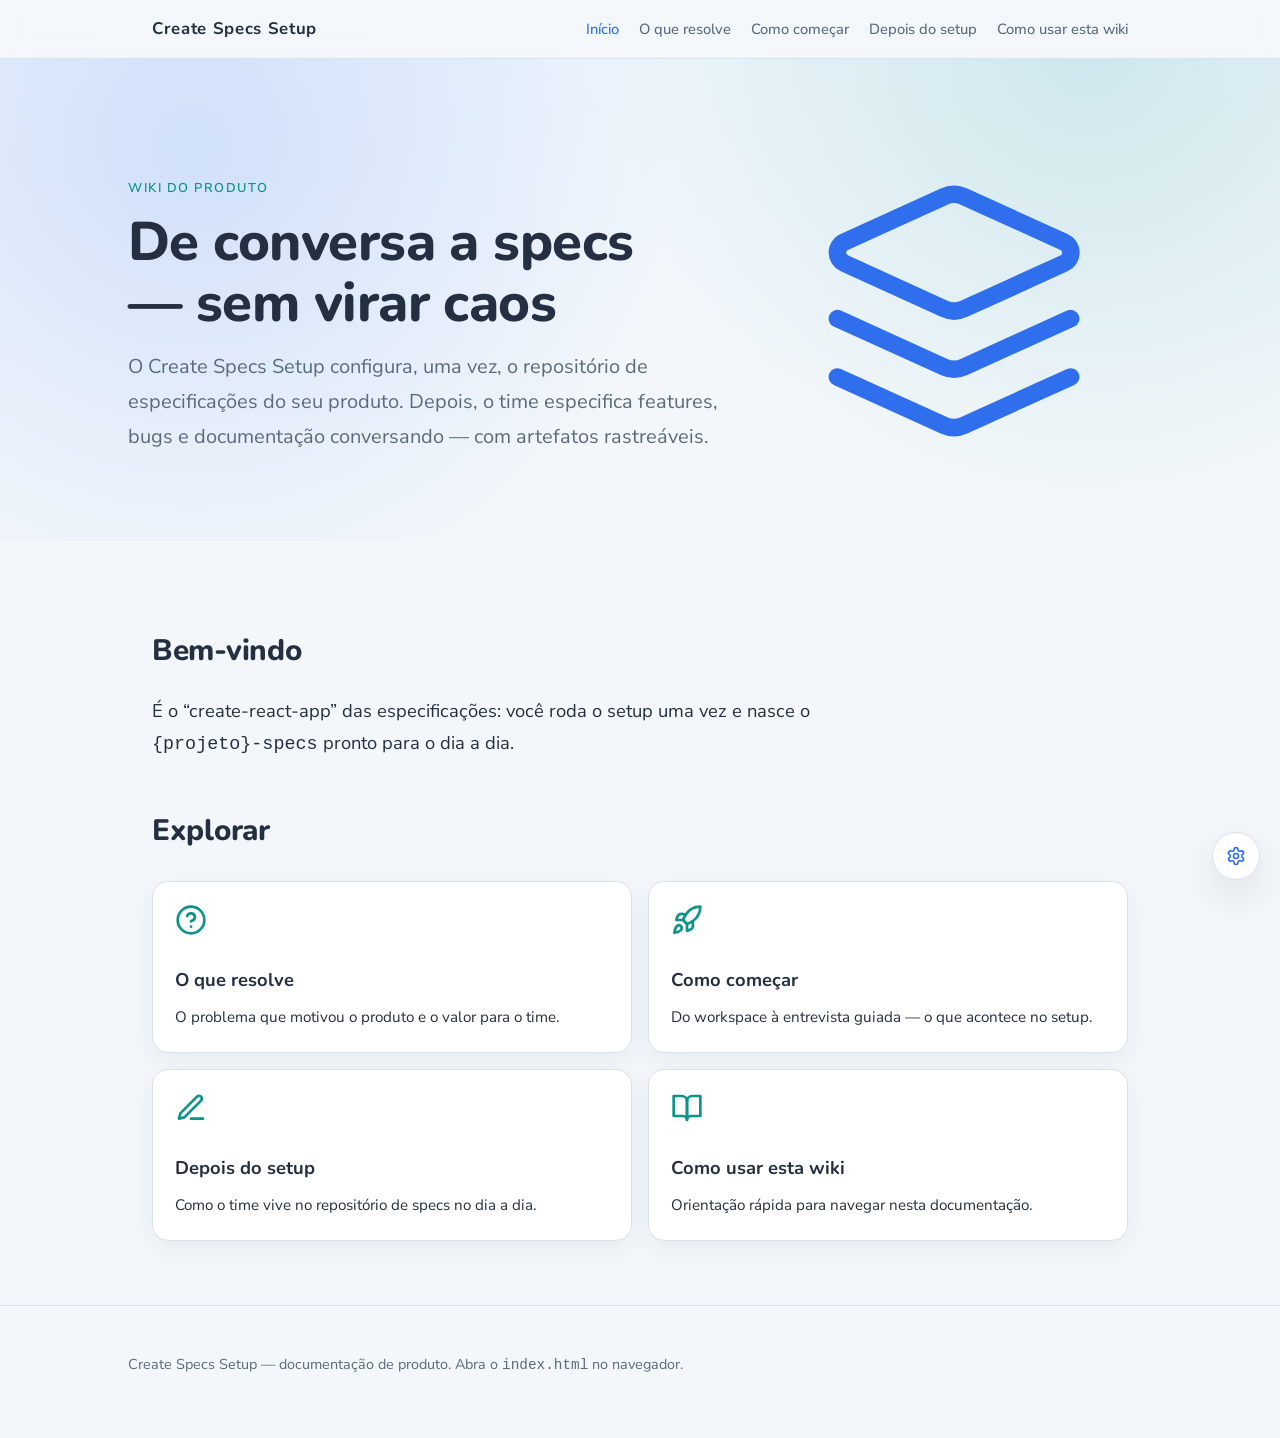
<file: docs_wiki/index.html>
<!DOCTYPE html>
<html lang="pt-BR" data-motion="sutil" data-theme="suave" data-writing="narrativo">
<head>
  <meta charset="utf-8">
  <meta name="viewport" content="width=device-width, initial-scale=1">
  <title>Create Specs Setup — Wiki do produto</title>
  <meta name="description" content="Guia de produto do Create Specs Setup: o que resolve, como funciona e como começar.">
  <link rel="stylesheet" href="assets/css/themes/suave.css">
  <link rel="stylesheet" href="assets/css/tokens.css">
  <link rel="stylesheet" href="assets/css/base.css">
  <link rel="stylesheet" href="assets/css/diagrams.css">
  <link rel="stylesheet" href="assets/css/motion.css">
  <style>
    .hero__row {
      display: grid;
      gap: 2rem;
      align-items: center;
    }
    @media (min-width: 840px) {
      .hero__row {
        grid-template-columns: minmax(0, 1.2fr) minmax(0, 0.8fr);
      }
    }
    .hero-illu {
      justify-self: center;
      width: min(100%, 280px);
      color: var(--color-primary);
    }
    .hero-illu svg {
      width: 100%;
      height: auto;
    }
    .card__icon {
      width: 2rem;
      height: 2rem;
      margin-bottom: 0.75rem;
      color: var(--color-accent);
    }
    .card__icon svg {
      width: 100%;
      height: 100%;
    }
  </style>
</head>
<body>
  <div class="reading-progress" aria-hidden="true"></div>

  <header class="site-header">
    <div class="site-header__inner">
      <a class="brand" href="index.html">Create Specs Setup</a>
      <ul class="nav">
        <li><a href="index.html" aria-current="page">Início</a></li>
        <li><a href="pages/o-que-resolve.html">O que resolve</a></li>
        <li><a href="pages/como-comecar.html">Como começar</a></li>
        <li><a href="pages/depois-do-setup.html">Depois do setup</a></li>
        <li><a href="pages/como-usar.html">Como usar esta wiki</a></li>
      </ul>
    </div>
  </header>

  <section class="hero">
    <div class="hero__inner hero__row">
      <div>
        <p class="hero__eyebrow">Wiki do produto</p>
        <h1 class="hero__title">De conversa a specs — sem virar caos</h1>
        <p class="hero__lead">
          O Create Specs Setup configura, uma vez, o repositório de especificações do seu produto.
          Depois, o time especifica features, bugs e documentação conversando — com artefatos rastreáveis.
        </p>
      </div>
      <div class="hero-illu" data-reveal aria-hidden="true">
        <!-- Lucide-style layers icon adapted (MIT) -->
        <svg xmlns="http://www.w3.org/2000/svg" viewBox="0 0 24 24" fill="none" stroke="currentColor" stroke-width="1.5" stroke-linecap="round" stroke-linejoin="round">
          <path d="m12.83 2.18 a2 2 0 0 0 -1.66 0 L2.6 6.08 a1 1 0 0 0 0 1.83 l8.58 3.91 a2 2 0 0 0 1.66 0 l8.58 -3.9 a1 1 0 0 0 0 -1.83 Z"/>
          <path d="m22 17.65 -9.17 4.16 a2 2 0 0 1 -1.66 0 L2 17.65"/>
          <path d="m22 12.65 -9.17 4.16 a2 2 0 0 1 -1.66 0 L2 12.65"/>
        </svg>
      </div>
    </div>
  </section>

  <main class="layout">
    <div class="content">
      <section data-reveal>
        <h2 id="bem-vindo">Bem-vindo</h2>
        <p class="lead">
          É o “create-react-app” das especificações: você roda o setup uma vez e nasce o <code>{projeto}-specs</code> pronto para o dia a dia.
        </p>
      </section>

      <section data-reveal>
        <h2 id="explorar">Explorar</h2>
        <div class="card-grid">
          <a class="card" href="pages/o-que-resolve.html">
            <div class="card__icon">
              <svg xmlns="http://www.w3.org/2000/svg" viewBox="0 0 24 24" fill="none" stroke="currentColor" stroke-width="2" stroke-linecap="round" stroke-linejoin="round"><circle cx="12" cy="12" r="10"/><path d="M9.09 9 a3 3 0 0 1 5.83 1 c0 2 -3 3 -3 3"/><path d="M12 17 h.01"/></svg>
            </div>
            <h3 class="card__title">O que resolve</h3>
            <p class="card__text">O problema que motivou o produto e o valor para o time.</p>
          </a>
          <a class="card" href="pages/como-comecar.html">
            <div class="card__icon">
              <svg xmlns="http://www.w3.org/2000/svg" viewBox="0 0 24 24" fill="none" stroke="currentColor" stroke-width="2" stroke-linecap="round" stroke-linejoin="round"><path d="M4.5 16.5 c-1.5 1.26 -2 5 -2 5 s3.74 -.5 5 -2 c.71 -.84 .7 -2.13 -.09 -2.91 a2.18 2.18 0 0 0 -2.91 -.09 z"/><path d="m12 15 -3 -3 a22 22 0 0 1 2 -3.95 A12.88 12.88 0 0 1 22 2 c0 2.72 -.78 7.5 -6 11 a22.35 22.35 0 0 1 -4 2 z"/><path d="M9 12 H4 s.55 -3.03 2 -4 c1.62 -1.08 5 0 5 0"/><path d="M12 15 v5 s3.03 -.55 4 -2 c1.08 -1.62 0 -5 0 -5"/></svg>
            </div>
            <h3 class="card__title">Como começar</h3>
            <p class="card__text">Do workspace à entrevista guiada — o que acontece no setup.</p>
          </a>
          <a class="card" href="pages/depois-do-setup.html">
            <div class="card__icon">
              <svg xmlns="http://www.w3.org/2000/svg" viewBox="0 0 24 24" fill="none" stroke="currentColor" stroke-width="2" stroke-linecap="round" stroke-linejoin="round"><path d="M12 20 h9"/><path d="M16.5 3.5 a2.12 2.12 0 0 1 3 3 L7 19 l-4 1 1 -4 Z"/></svg>
            </div>
            <h3 class="card__title">Depois do setup</h3>
            <p class="card__text">Como o time vive no repositório de specs no dia a dia.</p>
          </a>
          <a class="card" href="pages/como-usar.html">
            <div class="card__icon">
              <svg xmlns="http://www.w3.org/2000/svg" viewBox="0 0 24 24" fill="none" stroke="currentColor" stroke-width="2" stroke-linecap="round" stroke-linejoin="round"><path d="M2 3 h6 a4 4 0 0 1 4 4 v14 a3 3 0 0 0 -3 -3 H2 z"/><path d="M22 3 h-6 a4 4 0 0 0 -4 4 v14 a3 3 0 0 1 3 -3 h7 z"/></svg>
            </div>
            <h3 class="card__title">Como usar esta wiki</h3>
            <p class="card__text">Orientação rápida para navegar nesta documentação.</p>
          </a>
        </div>
      </section>
    </div>
  </main>

  <footer class="site-footer">
    <div class="site-footer__inner">
      <p>Create Specs Setup — documentação de produto. Abra o <code>index.html</code> no navegador.</p>
    </div>
  </footer>

  <script src="assets/js/motion.js"></script>
  <script src="assets/js/nav.js"></script>
  <script src="assets/js/config-panel.js"></script>
</body>
</html>
</file>
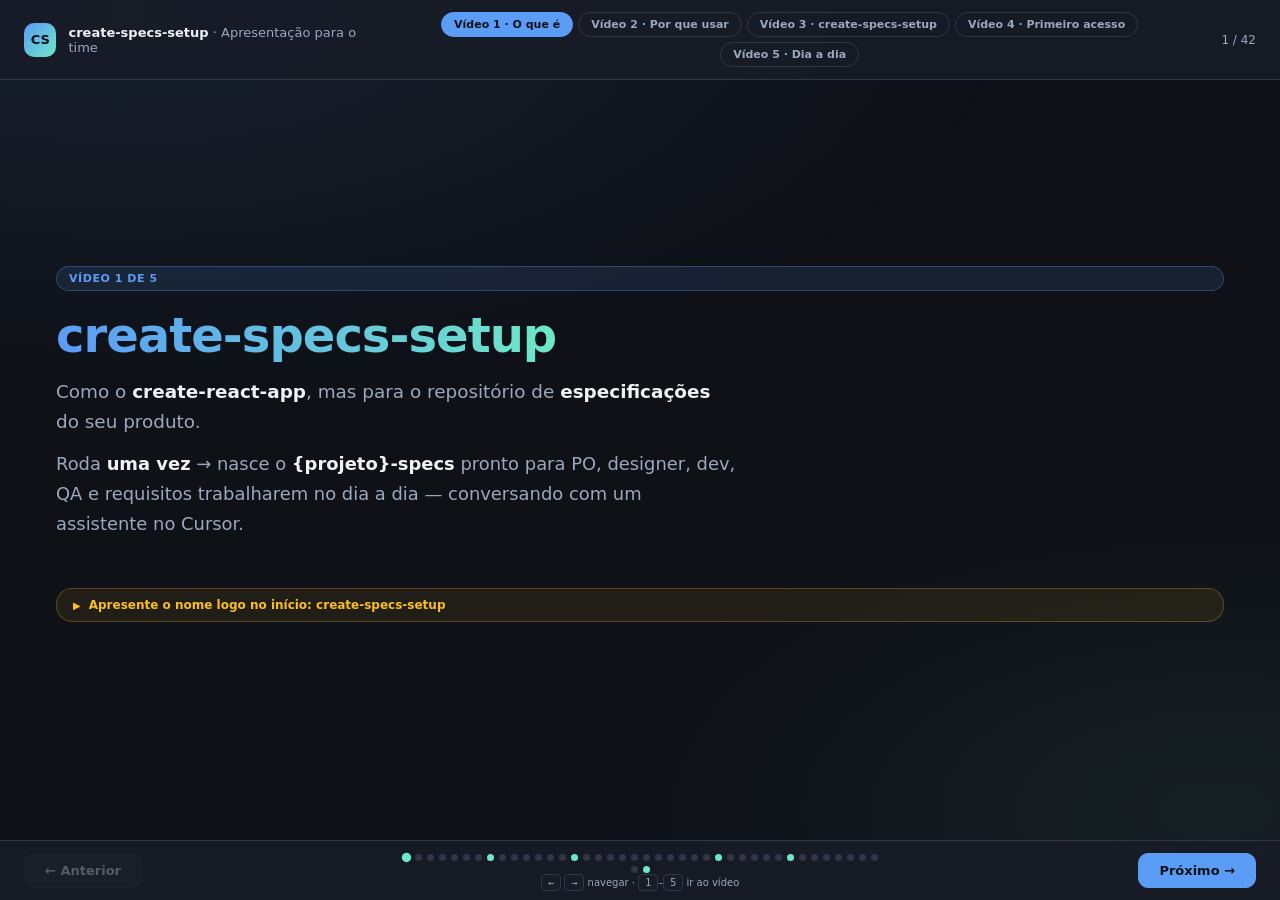
<file: docs/apresentacao-create-specs-setup.html>
<!DOCTYPE html>
<html lang="pt-BR">
<head>
  <meta charset="UTF-8">
  <meta name="viewport" content="width=device-width, initial-scale=1.0">
  <title>create-specs-setup · Apresentação</title>
  <style>
    :root {
      --bg: #0f1117;
      --surface: #181c27;
      --surface-2: #222836;
      --border: #2e3648;
      --text: #eef1f6;
      --muted: #9aa8be;
      --accent: #5b9cf6;
      --accent-2: #6ee7c8;
      --warm: #fbbf24;
      --po: #a78bfa;
      --design: #f472b6;
      --dev: #5b9cf6;
      --qa: #34d399;
      --lead: #fb923c;
      --radius: 16px;
      --font: "Segoe UI", system-ui, -apple-system, sans-serif;
    }

    * { box-sizing: border-box; margin: 0; padding: 0; }

    html, body {
      height: 100%;
      background: var(--bg);
      color: var(--text);
      font-family: var(--font);
      overflow: hidden;
    }

    body::before {
      content: "";
      position: fixed;
      inset: 0;
      background:
        radial-gradient(ellipse 70% 45% at 10% 0%, rgba(91, 156, 246, 0.1), transparent),
        radial-gradient(ellipse 50% 35% at 95% 90%, rgba(110, 231, 200, 0.07), transparent);
      pointer-events: none;
    }

    .deck {
      position: relative;
      z-index: 1;
      height: 100vh;
      display: flex;
      flex-direction: column;
    }

    .topbar {
      display: flex;
      align-items: center;
      justify-content: space-between;
      padding: 12px 24px;
      border-bottom: 1px solid var(--border);
      background: rgba(24, 28, 39, 0.9);
      backdrop-filter: blur(10px);
      flex-shrink: 0;
      gap: 12px;
    }

    .topbar-left { display: flex; align-items: center; gap: 12px; }

    .logo {
      width: 34px; height: 34px;
      border-radius: 10px;
      background: linear-gradient(135deg, var(--accent), var(--accent-2));
      display: grid; place-items: center;
      font-weight: 800; font-size: 13px; color: #0f1117;
    }

    .topbar-title { font-size: 13px; color: var(--muted); }
    .topbar-title strong { color: var(--text); }

    .chapter-tabs { display: flex; gap: 5px; flex-wrap: wrap; justify-content: center; }

    .chapter-tab {
      padding: 5px 12px;
      border-radius: 999px;
      border: 1px solid var(--border);
      background: transparent;
      color: var(--muted);
      font-size: 11px;
      font-weight: 600;
      cursor: pointer;
      transition: 0.2s;
      font-family: var(--font);
    }

    .chapter-tab:hover { border-color: var(--accent); color: var(--text); }
    .chapter-tab.active { background: var(--accent); border-color: var(--accent); color: #0f1117; }

    .slide-counter { font-size: 12px; color: var(--muted); min-width: 52px; text-align: right; }

    .slides { flex: 1; position: relative; overflow: hidden; }

    .slide {
      position: absolute; inset: 0;
      padding: 40px 56px 72px;
      display: none;
      flex-direction: column;
      justify-content: center;
      opacity: 0;
      transform: translateY(16px);
      transition: opacity 0.3s, transform 0.3s;
      overflow-y: auto;
    }

    .slide.active { display: flex; opacity: 1; transform: none; }
    .slide.chapter-intro { justify-content: center; }

    .chapter-badge {
      display: inline-flex; align-items: center; gap: 8px;
      padding: 5px 12px; border-radius: 999px;
      background: rgba(91, 156, 246, 0.12);
      border: 1px solid rgba(91, 156, 246, 0.3);
      color: var(--accent);
      font-size: 11px; font-weight: 700;
      letter-spacing: 0.05em; text-transform: uppercase;
      margin-bottom: 18px;
    }

    .video-hint {
      display: inline-flex; align-items: center; gap: 8px;
      margin-top: 22px; padding: 9px 16px;
      border-radius: var(--radius);
      background: rgba(251, 191, 36, 0.08);
      border: 1px solid rgba(251, 191, 36, 0.25);
      color: var(--warm);
      font-size: 12px; font-weight: 600;
    }
    .video-hint::before { content: "▶"; font-size: 10px; }

    h1 {
      font-size: clamp(2rem, 3.8vw, 3rem);
      font-weight: 800; line-height: 1.12;
      letter-spacing: -0.02em; margin-bottom: 14px;
    }

    h1 .hl {
      background: linear-gradient(90deg, var(--accent), var(--accent-2));
      -webkit-background-clip: text; -webkit-text-fill-color: transparent;
      background-clip: text;
    }

    h2 {
      font-size: clamp(1.4rem, 2.2vw, 1.9rem);
      font-weight: 700; margin-bottom: 18px;
    }

    .subtitle {
      font-size: clamp(0.95rem, 1.4vw, 1.15rem);
      color: var(--muted); line-height: 1.65;
      max-width: 680px; margin-bottom: 28px;
    }

    .subtitle strong { color: var(--text); font-weight: 600; }

    .grid-2 { display: grid; grid-template-columns: 1fr 1fr; gap: 16px; max-width: 1000px; width: 100%; }
    .grid-3 { display: grid; grid-template-columns: repeat(3, 1fr); gap: 14px; max-width: 1000px; width: 100%; }
    .grid-4 { display: grid; grid-template-columns: repeat(4, 1fr); gap: 12px; max-width: 1000px; width: 100%; }

    .card {
      background: var(--surface);
      border: 1px solid var(--border);
      border-radius: var(--radius);
      padding: 20px 22px;
    }

    .card h4 { font-size: 0.95rem; font-weight: 700; margin-bottom: 8px; }
    .card p, .card li { font-size: 0.86rem; color: var(--muted); line-height: 1.55; }
    .card ul { list-style: none; display: flex; flex-direction: column; gap: 6px; }
    .card .emoji { font-size: 1.5rem; margin-bottom: 8px; }

    .card.po { border-color: rgba(167, 139, 250, 0.35); }
    .card.design { border-color: rgba(244, 114, 182, 0.35); }
    .card.dev { border-color: rgba(91, 156, 246, 0.35); }
    .card.qa { border-color: rgba(52, 211, 153, 0.35); }
    .card.lead { border-color: rgba(251, 146, 60, 0.35); }
    .card.success { border-color: rgba(52, 211, 153, 0.35); background: rgba(52, 211, 153, 0.04); }

    .tag {
      display: inline-block;
      padding: 3px 10px;
      border-radius: 999px;
      font-size: 10px;
      font-weight: 700;
      text-transform: uppercase;
      letter-spacing: 0.04em;
      margin-bottom: 10px;
    }
    .tag.po { background: rgba(167,139,250,.15); color: var(--po); }
    .tag.design { background: rgba(244,114,182,.15); color: var(--design); }
    .tag.dev { background: rgba(91,156,246,.15); color: var(--dev); }
    .tag.qa { background: rgba(52,211,153,.15); color: var(--qa); }
    .tag.lead { background: rgba(251,146,60,.15); color: var(--lead); }
    .tag.all { background: rgba(110,231,200,.12); color: var(--accent-2); }

    .callout {
      border-left: 3px solid var(--accent);
      padding: 14px 18px;
      background: rgba(91, 156, 246, 0.06);
      border-radius: 0 var(--radius) var(--radius) 0;
      max-width: 720px;
      margin: 14px 0;
      font-size: 0.92rem;
      color: var(--muted);
      line-height: 1.6;
    }
    .callout strong { color: var(--text); }
    .callout.green { border-color: var(--qa); background: rgba(52,211,153,.06); }
    .callout.warm { border-color: var(--warm); background: rgba(251,191,36,.06); }

    .big-idea {
      font-size: 1.35rem;
      font-weight: 600;
      line-height: 1.5;
      max-width: 700px;
      color: var(--text);
      margin-bottom: 20px;
    }

    .steps { list-style: none; display: flex; flex-direction: column; gap: 12px; max-width: 760px; }
    .steps li { display: flex; gap: 14px; align-items: flex-start; }
    .step-num {
      flex-shrink: 0; width: 30px; height: 30px;
      border-radius: 50%; background: var(--accent);
      color: #0f1117; font-weight: 800; font-size: 0.8rem;
      display: grid; place-items: center;
    }
    .step-body strong { display: block; font-size: 0.92rem; margin-bottom: 3px; }
    .step-body span { font-size: 0.86rem; color: var(--muted); line-height: 1.5; }

    .chat { display: flex; flex-direction: column; gap: 10px; max-width: 580px; margin: 14px 0; }
    .bubble {
      padding: 12px 16px; border-radius: 14px;
      font-size: 0.88rem; line-height: 1.55; max-width: 92%;
    }
    .bubble.you {
      background: rgba(91, 156, 246, 0.18);
      border: 1px solid rgba(91, 156, 246, 0.3);
      align-self: flex-end;
      border-bottom-right-radius: 4px;
    }
    .bubble.ai {
      background: var(--surface-2);
      border: 1px solid var(--border);
      align-self: flex-start;
      border-bottom-left-radius: 4px;
      color: var(--muted);
    }
    .bubble .who {
      font-size: 0.68rem; font-weight: 700;
      text-transform: uppercase; letter-spacing: 0.05em;
      margin-bottom: 5px; color: var(--accent-2);
    }

    .pipeline {
      display: flex; flex-wrap: wrap; align-items: center; gap: 6px;
      max-width: 960px; margin: 16px 0;
    }
    .pipe-step {
      padding: 10px 14px;
      border-radius: 10px;
      background: var(--surface-2);
      border: 1px solid var(--border);
      font-size: 0.8rem; font-weight: 600;
      text-align: center;
    }
    .pipe-step.you { background: rgba(110,231,200,.1); border-color: rgba(110,231,200,.35); color: var(--accent-2); }
    .pipe-step.key { background: rgba(91,156,246,.12); border-color: rgba(91,156,246,.4); color: var(--accent); }
    .pipe-arrow { color: var(--muted); font-size: 1rem; }

    .folder-tree {
      background: var(--surface);
      border: 1px solid var(--border);
      border-radius: var(--radius);
      padding: 18px 22px;
      font-size: 0.84rem;
      line-height: 1.7;
      color: var(--muted);
      max-width: 520px;
    }
    .folder-tree .hl { color: var(--accent-2); font-weight: 600; }
    .folder-tree .note { color: #6b7a94; font-size: 0.78rem; }

    .compare { display: grid; grid-template-columns: 1fr 1fr; gap: 16px; max-width: 900px; width: 100%; }
    .compare-col { border-radius: var(--radius); padding: 20px; border: 1px solid var(--border); }
    .compare-col.bad { background: rgba(248,113,113,.04); border-color: rgba(248,113,113,.2); }
    .compare-col.good { background: rgba(52,211,153,.04); border-color: rgba(52,211,153,.25); }
    .compare-col h4 { font-size: 0.75rem; text-transform: uppercase; letter-spacing: 0.06em; margin-bottom: 12px; }
    .compare-col.bad h4 { color: #f87171; }
    .compare-col.good h4 { color: var(--qa); }
    .compare-col ul { list-style: none; display: flex; flex-direction: column; gap: 7px; }
    .compare-col li { font-size: 0.86rem; color: var(--muted); line-height: 1.45; }
    .compare-col.bad li::before { content: "✗ "; color: #f87171; }
    .compare-col.good li::before { content: "✓ "; color: var(--qa); }

    .phrase-list {
      display: flex; flex-direction: column; gap: 8px;
      max-width: 640px;
    }
    .phrase {
      padding: 10px 16px;
      border-radius: 10px;
      background: var(--surface);
      border: 1px solid var(--border);
      font-size: 0.88rem;
      color: var(--text);
      font-style: italic;
    }
    .phrase::before { content: "💬 "; font-style: normal; }

    .nav {
      display: flex; align-items: center; justify-content: space-between;
      padding: 12px 24px;
      border-top: 1px solid var(--border);
      background: rgba(24, 28, 39, 0.9);
      flex-shrink: 0;
    }

    .nav-btn {
      padding: 9px 20px; border-radius: 10px;
      border: 1px solid var(--border);
      background: var(--surface-2);
      color: var(--text); font-size: 13px; font-weight: 600;
      cursor: pointer; font-family: var(--font);
    }
    .nav-btn:hover:not(:disabled) { border-color: var(--accent); }
    .nav-btn:disabled { opacity: 0.3; cursor: not-allowed; }
    .nav-btn.primary { background: var(--accent); border-color: var(--accent); color: #0f1117; }

    .progress-dots { display: flex; gap: 5px; flex-wrap: wrap; justify-content: center; max-width: 480px; }
    .dot-btn { width: 7px; height: 7px; border-radius: 50%; border: none; background: var(--border); cursor: pointer; padding: 0; }
    .dot-btn.active { background: var(--accent); transform: scale(1.35); }
    .dot-btn.ch-start { background: var(--accent-2); }

    .kbd-hint { font-size: 10px; color: var(--muted); text-align: center; margin-top: 4px; }
    kbd { padding: 2px 6px; border-radius: 4px; border: 1px solid var(--border); background: var(--surface); font-size: 10px; }

    .glossary {
      display: grid; grid-template-columns: 1fr 1fr;
      gap: 10px; max-width: 800px;
    }
    .gloss-item {
      padding: 12px 14px;
      border-radius: 10px;
      background: var(--surface);
      border: 1px solid var(--border);
    }
    .gloss-item .term { font-weight: 700; font-size: 0.88rem; color: var(--accent-2); margin-bottom: 4px; }
    .gloss-item .def { font-size: 0.82rem; color: var(--muted); line-height: 1.45; }

    .name-hero {
      display: inline-block;
      padding: 4px 14px;
      border-radius: 8px;
      background: rgba(91, 156, 246, 0.15);
      border: 1px solid rgba(91, 156, 246, 0.35);
      font-size: 0.95rem;
      font-weight: 700;
      color: var(--accent);
      letter-spacing: 0.04em;
      margin-bottom: 14px;
    }

    .name-card {
      border-radius: var(--radius);
      padding: 18px 20px;
      border: 1px solid var(--border);
      background: var(--surface);
    }
    .name-card .name-title {
      font-size: 1.05rem;
      font-weight: 800;
      color: var(--accent-2);
      margin-bottom: 4px;
    }
    .name-card .name-sub {
      font-size: 0.75rem;
      color: var(--muted);
      font-style: italic;
      margin-bottom: 10px;
    }
    .name-card p { font-size: 0.84rem; color: var(--muted); line-height: 1.5; }
    .name-card .when {
      margin-top: 10px;
      font-size: 0.78rem;
      font-weight: 600;
      color: var(--warm);
    }
    .name-card.primary {
      border-color: rgba(91, 156, 246, 0.45);
      background: rgba(91, 156, 246, 0.06);
    }

    @media (max-width: 900px) {
      .slide { padding: 28px 22px 64px; }
      .grid-2, .grid-3, .grid-4, .compare, .glossary { grid-template-columns: 1fr; }
      .chapter-tabs { display: none; }
    }
  </style>
</head>
<body>
  <div class="deck">

    <header class="topbar">
      <div class="topbar-left">
        <div class="logo">CS</div>
        <div class="topbar-title"><strong>create-specs-setup</strong> · Apresentação para o time</div>
      </div>
      <nav class="chapter-tabs" id="chapterTabs">
        <button class="chapter-tab active" data-chapter="0">Vídeo 1 · O que é</button>
        <button class="chapter-tab" data-chapter="1">Vídeo 2 · Por que usar</button>
        <button class="chapter-tab" data-chapter="2">Vídeo 3 · create-specs-setup</button>
        <button class="chapter-tab" data-chapter="3">Vídeo 4 · Primeiro acesso</button>
        <button class="chapter-tab" data-chapter="4">Vídeo 5 · Dia a dia</button>
      </nav>
      <div class="slide-counter" id="counter">1 / 36</div>
    </header>

    <main class="slides" id="slides">

      <!-- ═══ VÍDEO 1 — O QUE É ═══ -->

      <section class="slide chapter-intro active" data-chapter="0">
        <div class="chapter-badge">Vídeo 1 de 5</div>
        <h1><span class="hl">create-specs-setup</span></h1>
        <p class="subtitle" style="font-size:1.15rem;margin-bottom:12px">
          Como o <strong>create-react-app</strong>, mas para o repositório de <strong>especificações</strong> do seu produto.
        </p>
        <p class="subtitle">
          Roda <strong>uma vez</strong> → nasce o <strong>{projeto}-specs</strong> pronto para PO, designer, dev, QA e requisitos trabalharem no dia a dia — conversando com um assistente no Cursor.
        </p>
        <div class="video-hint">Apresente o nome logo no início: create-specs-setup</div>
      </section>

      <section class="slide" data-chapter="0">
        <h2>Três nomes — não confunda</h2>
        <p class="subtitle" style="margin-bottom:18px">Cada um tem um papel. Só um deles você usa todo dia.</p>
        <div class="grid-3">
          <div class="name-card">
            <div class="name-title">create-specs-setup</div>
            <div class="name-sub">ferramenta de configuração</div>
            <p>Instalador. Usado <strong>uma vez</strong> (ou para atualizar). Conduz a entrevista e cria o repositório do produto.</p>
            <div class="when">⏱️ Setup · Vídeo 3</div>
          </div>
          <div class="name-card primary">
            <div class="name-title">{projeto}-specs</div>
            <div class="name-sub">repositório do produto · ex.: nexus-specs</div>
            <p>Onde ficam features, fixes, modelos e contexto. <strong>Todo o time usa aqui</strong>, todos os dias.</p>
            <div class="when">📋 Dia a dia · Vídeos 4 e 5</div>
          </div>
          <div class="name-card">
            <div class="name-title">Assistente (Cursor)</div>
            <div class="name-sub">chat de IA no editor</div>
            <p>Você conversa em português; ele segue roteiros e monta os documentos certos, etapa por etapa.</p>
            <div class="when">💬 Em ambos os repos</div>
          </div>
        </div>
      </section>

      <section class="slide" data-chapter="0">
        <h2>O problema que o create-specs-setup resolve</h2>
        <div class="compare">
          <div class="compare-col bad">
            <h4>Hoje, muitas vezes…</h4>
            <ul>
              <li>A informação fica espalhada: e-mail, wiki, GitLab, conversa</li>
              <li>Cada pessoa escreve a task de um jeito</li>
              <li>Ninguém sabe "onde paramos" na feature</li>
              <li>Quem chega novo perde tempo procurando contexto</li>
              <li>Documentação fica desatualizada</li>
            </ul>
          </div>
          <div class="compare-col good">
            <h4>Depois do create-specs-setup…</h4>
            <ul>
              <li>Tudo fica num lugar só, versionado no Git</li>
              <li>Modelos padronizados para cada tipo de documento</li>
              <li>Andamento visível em um arquivo por feature</li>
              <li>Contexto do produto sempre à mão</li>
              <li>Um assistente guia passo a passo</li>
            </ul>
          </div>
        </div>
      </section>

      <section class="slide" data-chapter="0">
        <h2>Em uma frase</h2>
        <p class="big-idea">
          O <strong>create-specs-setup</strong> configura o <strong>nexus-specs</strong> (ou outro <code>{projeto}-specs</code>);
          a partir daí, o time documenta o produto <strong>conversando com o assistente no Cursor</strong> — sem montar estrutura na mão.
        </p>
        <div class="callout green">
          <strong>Você não precisa decorar comandos.</strong> Diga "Olá" ou descreva o que precisa. O assistente mostra opções e faz as perguntas certas.
        </div>
      </section>

      <section class="slide" data-chapter="0">
        <h2>O que o create-specs-setup entrega</h2>
        <div class="grid-3">
          <div class="card">
            <div class="emoji">🧭</div>
            <h4>Contexto do produto</h4>
            <p>steering/ — negócio e engenharia. O assistente sempre sabe <strong>do que se trata o sistema</strong>.</p>
          </div>
          <div class="card">
            <div class="emoji">📐</div>
            <h4>Modelos padronizados</h4>
            <p>14 templates — meeting notes, regras, use case, tasks de design e dev, etc.</p>
          </div>
          <div class="card">
            <div class="emoji">🤖</div>
            <h4>Roteiros do assistente</h4>
            <p>17 fluxos guiados no nexus-specs — feature, bug, implementação, status.</p>
          </div>
        </div>
        <div class="callout warm" style="margin-top:18px">
          Tudo isso nasce na <strong>entrevista guiada</strong> do create-specs-setup — ver <strong>Vídeo 3</strong>. Depois, o time usa só o <strong>nexus-specs</strong>.
        </div>
      </section>

      <section class="slide" data-chapter="0">
        <h2>Glossário rápido (sem mistério)</h2>
        <div class="glossary">
          <div class="gloss-item">
            <div class="term">create-specs-setup</div>
            <div class="def">Ferramenta que <strong>cria e configura</strong> o repositório de specs de um produto. Usada uma vez no setup.</div>
          </div>
          <div class="gloss-item">
            <div class="term">{projeto}-specs</div>
            <div class="def">Repositório gerado — ex.: <strong>nexus-specs</strong>. Onde o time trabalha no dia a dia.</div>
          </div>
          <div class="gloss-item">
            <div class="term">Cursor</div>
            <div class="def">Editor de código com chat de IA. É onde você conversa com o assistente.</div>
          </div>
          <div class="gloss-item">
            <div class="term">Assistente / Agente</div>
            <div class="def">O chat de IA. Pense nele como um colega que segue um roteiro e ajuda a escrever docs.</div>
          </div>
          <div class="gloss-item">
            <div class="term">Specs / Especificações</div>
            <div class="def">Documentos do produto: o que a feature faz, regras, telas, tarefas para dev e design.</div>
          </div>
          <div class="gloss-item">
            <div class="term">Feature</div>
            <div class="def">Uma funcionalidade nova ou mudança grande — tem sua própria pasta com todos os artefatos.</div>
          </div>
          <div class="gloss-item">
            <div class="term">Fix / Ajuste</div>
            <div class="def">Correção de bug ou mudança pequena — fluxo mais curto que uma feature.</div>
          </div>
          <div class="gloss-item">
            <div class="term">Revisão humana</div>
            <div class="def">A IA gera rascunho; <strong>você valida</strong> antes de considerar pronto. Nada sai "no automático".</div>
          </div>
        </div>
        <p class="subtitle" style="margin-top:16px; font-size:0.88rem">
          Termos como "skill" ou "agent" existem por baixo dos panos — <strong>você não precisa usá-los no dia a dia</strong>.
        </p>
      </section>

      <section class="slide" data-chapter="0">
        <h2>O que existe dentro do repositório</h2>
        <div class="folder-tree">
          <span class="hl">nexus-specs/</span>  <span class="note">← exemplo real</span><br>
          ├── <span class="hl">features/</span>     <span class="note">cada feature numa pasta</span><br>
          ├── <span class="hl">fixes/</span>        <span class="note">bugs e ajustes pontuais</span><br>
          ├── steering/     <span class="note">contexto fixo do produto</span><br>
          ├── templates/    <span class="note">modelos de documento</span><br>
          └── prototypes/   <span class="note">app Angular mockado (quando houver)</span><br>
              └── src/app/feature/   <span class="note">um protótipo por pasta: 100-listagem-usuario, 101-login…</span>
        </div>
        <div class="callout" style="margin-top:18px">
          Na prática, <strong>você quase só mexe em features/ e fixes/</strong>. O assistente cria e atualiza os arquivos; você revisa e responde às perguntas.
        </div>
      </section>

      <!-- ═══ VÍDEO 2 — POR QUE USAR ═══ -->

      <section class="slide chapter-intro" data-chapter="1">
        <div class="chapter-badge">Vídeo 2 de 5</div>
        <h1>Por que usar o<br><span class="hl">create-specs-setup</span></h1>
        <p class="subtitle">Benefícios concretos para quem especifica, desenha, desenvolve, testa ou coordena.</p>
        <div class="video-hint">Mostre um exemplo do seu perfil — PO, designer, dev ou QA</div>
      </section>

      <section class="slide" data-chapter="1">
        <h2>Para todos os perfis</h2>
        <div class="grid-3">
          <div class="card">
            <h4>🗣️ Fale naturalmente</h4>
            <p>Sem comandos especiais. Uma frase em português já basta para começar.</p>
          </div>
          <div class="card">
            <h4>📐 Sempre no mesmo formato</h4>
            <p>Meeting notes, regras, use case, task de design, task de dev — modelos padronizados.</p>
          </div>
          <div class="card">
            <h4>👁️ Você no controle</h4>
            <p>A IA sugere; você revisa. Etapas importantes exigem validação humana explícita.</p>
          </div>
        </div>
        <div class="pipeline" style="margin-top:20px">
          <div class="pipe-step you">Você conversa</div>
          <span class="pipe-arrow">→</span>
          <div class="pipe-step">Assistente pergunta</div>
          <span class="pipe-arrow">→</span>
          <div class="pipe-step">Gera rascunho</div>
          <span class="pipe-arrow">→</span>
          <div class="pipe-step you">Você revisa</div>
          <span class="pipe-arrow">→</span>
          <div class="pipe-step key">Próxima etapa</div>
        </div>
      </section>

      <section class="slide" data-chapter="1">
        <h2>PO · Requisitos · Analista</h2>
        <span class="tag po">Negócio</span>
        <div class="grid-2">
          <div class="card po">
            <h4>O que você ganha</h4>
            <ul>
              <li>Reunião vira meeting notes estruturadas</li>
              <li>Regras de negócio numeradas e rastreáveis</li>
              <li>Use cases claros para alinhar com dev e QA</li>
              <li>"Onde paramos?" — resposta em segundos</li>
            </ul>
          </div>
          <div class="card po">
            <h4>Como pedir (exemplos)</h4>
            <div class="phrase-list">
              <div class="phrase">Quero especificar o cadastro de etapas</div>
              <div class="phrase">Registre as notas da reunião de ontem</div>
              <div class="phrase">Qual o status da feature de contratos?</div>
            </div>
          </div>
        </div>
      </section>

      <section class="slide" data-chapter="1">
        <h2>Designer · UX/UI</h2>
        <span class="tag design">Design</span>
        <div class="grid-2">
          <div class="card design">
            <h4>O que você ganha</h4>
            <ul>
              <li>Spec de protótipo alinhada ao que PO pediu</li>
              <li>Task de design no GitLab no formato do time</li>
              <li>Protótipo navegável (quando o projeto tiver)</li>
              <li>Menos ida e volta por falta de contexto</li>
            </ul>
          </div>
          <div class="card design">
            <h4>Como pedir (exemplos)</h4>
            <div class="phrase-list">
              <div class="phrase">Preciso da task de design para a tela de cadastro</div>
              <div class="phrase">Monte o protótipo da listagem de projetos</div>
              <div class="phrase">O que já foi especificado para essa feature?</div>
            </div>
          </div>
        </div>
      </section>

      <section class="slide" data-chapter="1">
        <h2>Desenvolvedor</h2>
        <span class="tag dev">Dev</span>
        <div class="grid-2">
          <div class="card dev">
            <h4>O que você ganha</h4>
            <ul>
              <li>Sprint task com critérios de aceite claros</li>
              <li>Links para regras de negócio na wiki</li>
              <li>Assistente ajuda a implementar (com plano confirmado)</li>
              <li>Spec a partir do código para o que já existe</li>
            </ul>
          </div>
          <div class="card dev">
            <h4>Como pedir (exemplos)</h4>
            <div class="phrase-list">
              <div class="phrase">Gere a task de dev da feature cadastro-etapas</div>
              <div class="phrase">Implemente a sprint task de filtros</div>
              <div class="phrase">Documente o módulo de contratos que já está no código</div>
            </div>
          </div>
        </div>
      </section>

      <section class="slide" data-chapter="1">
        <h2>QA · Testes</h2>
        <span class="tag qa">Qualidade</span>
        <div class="grid-2">
          <div class="card qa">
            <h4>O que você ganha</h4>
            <ul>
              <li>Critérios de aceite nas tasks — base para casos de teste</li>
              <li>Use cases e regras de negócio como referência</li>
              <li>Rastreio: bug documentado em fixes/ com contexto</li>
              <li>Status da feature antes de testar</li>
            </ul>
          </div>
          <div class="card qa">
            <h4>Como pedir (exemplos)</h4>
            <div class="phrase-list">
              <div class="phrase">Quais são os critérios de aceite da feature X?</div>
              <div class="phrase">O que mudou no fix da listagem?</div>
              <div class="phrase">A feature de contratos já está pronta para teste?</div>
            </div>
          </div>
        </div>
      </section>

      <section class="slide" data-chapter="1">
        <h2>Líder · Coordenação</h2>
        <span class="tag lead">Gestão</span>
        <div class="grid-2">
          <div class="card lead">
            <h4>O que você ganha</h4>
            <ul>
              <li>Visão do andamento por feature (progress.md)</li>
              <li>Artefatos versionados — histórico no Git</li>
              <li>Fluxo repetível entre projetos e times</li>
              <li>Hotfix urgente continua indo direto no GitLab</li>
            </ul>
          </div>
          <div class="card lead">
            <h4>Como pedir (exemplos)</h4>
            <div class="phrase-list">
              <div class="phrase">Onde estamos na feature de pipeline?</div>
              <div class="phrase">Liste as features em andamento</div>
              <div class="phrase">O que falta para fechar a spec de contratos?</div>
            </div>
          </div>
        </div>
      </section>

      <!-- ═══ VÍDEO 3 — SETUP ═══ -->

      <section class="slide chapter-intro" data-chapter="2">
        <div class="chapter-badge">Vídeo 3 de 5</div>
        <h1>Rodando o<br><span class="hl">create-specs-setup</span></h1>
        <p class="subtitle">
          A ferramenta em ação: entrevista guiada no Cursor → confirmação → nasce o <strong>{projeto}-specs</strong> pronto para o time.
        </p>
        <div class="video-hint">Demo ao vivo no repositório create-specs-setup</div>
      </section>

      <section class="slide" data-chapter="2">
        <h2>Dois repositórios, dois momentos</h2>
        <div class="grid-2">
          <div class="card" style="border-color:rgba(251,191,36,.35)">
            <div class="emoji">🏗️</div>
            <h4>create-specs-setup</h4>
            <p><strong>Ferramenta de configuração.</strong> Usada na primeira vez (ou para atualizar uma instância antiga). Fica fora do dia a dia.</p>
            <p style="margin-top:10px;font-size:0.82rem;color:var(--muted)">Analogia: o instalador do create-react-app — não é o app em si.</p>
          </div>
          <div class="card" style="border-color:rgba(52,211,153,.35)">
            <div class="emoji">📋</div>
            <h4>{projeto}-specs</h4>
            <p><strong>Repositório do produto.</strong> Onde o time trabalha todos os dias. Exemplo real: <strong>nexus-specs</strong>.</p>
            <p style="margin-top:10px;font-size:0.82rem;color:var(--muted)">Analogia: o projeto React que o time desenvolve depois.</p>
          </div>
        </div>
        <div class="callout green" style="margin-top:18px">
          Depois do setup, o time pode <strong>remover create-specs-setup do workspace</strong> e usar só o <strong>nexus-specs</strong>.
        </div>
      </section>

      <section class="slide" data-chapter="2">
        <h2>Quem faz o setup?</h2>
        <div class="grid-3">
          <div class="card">
            <h4>👤 Idealmente</h4>
            <ul>
              <li>Tech lead ou dev sênior</li>
              <li>Alguém com visão de produto (PO)</li>
              <li>Quem conhece API, SPA e GitLab do projeto</li>
            </ul>
          </div>
          <div class="card">
            <h4>⏱️ Quanto tempo</h4>
            <ul>
              <li>Uma sessão de entrevista (30–90 min)</li>
              <li>Respostas em português, no chat</li>
              <li>Revisão dos rascunhos antes de gravar</li>
            </ul>
          </div>
          <div class="card">
            <h4>🎯 Resultado</h4>
            <ul>
              <li>Repo specs versionado no Git</li>
              <li>Time inteiro pode começar a usar</li>
              <li>Mesmo fluxo replicável em outros produtos</li>
            </ul>
          </div>
        </div>
        <p class="subtitle" style="margin-top:16px;font-size:0.88rem">
          <strong>PO e designer não precisam rodar o setup</strong> — só participam das perguntas de negócio e validam os rascunhos.
        </p>
      </section>

      <section class="slide" data-chapter="2">
        <h2>Antes de começar — checklist</h2>
        <ol class="steps">
          <li>
            <div class="step-num">1</div>
            <div class="step-body">
              <strong>Clonar os repositórios</strong>
              <span>create-specs-setup + API + SPA + pasta vazia para o specs (ex.: nexus-specs).</span>
            </div>
          </li>
          <li>
            <div class="step-num">2</div>
            <div class="step-body">
              <strong>Abrir tudo no mesmo workspace do Cursor</strong>
              <span>Multi-root: todos os repos visíveis na barra lateral. O assistente precisa "enxergar" API e SPA para validar paths e stack.</span>
            </div>
          </li>
          <li>
            <div class="step-num">3</div>
            <div class="step-body">
              <strong>Ter respostas sobre o produto</strong>
              <span>Problema que resolve, quem usa, links do GitLab, se há wiki de regras de negócio, padrão de tasks do time.</span>
            </div>
          </li>
        </ol>
        <div class="folder-tree" style="margin-top:14px">
          workspace/<br>
          ├── create-specs-setup/  <span class="note">← ferramenta (temporária)</span><br>
          ├── nexus-specs/         <span class="note">← destino (pasta vazia)</span><br>
          ├── nexus-api/<br>
          └── nexus-spa/
        </div>
      </section>

      <section class="slide" data-chapter="2">
        <h2>Como iniciar o setup</h2>
        <p class="subtitle">Abra o chat do Agent com o workspace aberto e diga, por exemplo:</p>
        <div class="phrase-list">
          <div class="phrase">Olá</div>
          <div class="phrase">Quero configurar o specs do projeto Nexus</div>
          <div class="phrase">Preciso criar o repositório de specs</div>
        </div>
        <div class="pipeline" style="margin-top:18px">
          <div class="pipe-step you">Você conversa</div>
          <span class="pipe-arrow">→</span>
          <div class="pipe-step key">Boas-vindas</div>
          <span class="pipe-arrow">→</span>
          <div class="pipe-step key">Entrevista guiada</div>
          <span class="pipe-arrow">→</span>
          <div class="pipe-step">Confirmação</div>
          <span class="pipe-arrow">→</span>
          <div class="pipe-step you">Gravação</div>
        </div>
        <div class="callout">
          <strong>Você não precisa saber comandos.</strong> O assistente faz perguntas em etapas (máx. 3 por mensagem) e monta tudo automaticamente.
        </div>
      </section>

      <section class="slide" data-chapter="2">
        <h2>A entrevista — 7 fases</h2>
        <table style="width:100%;max-width:920px;border-collapse:collapse;font-size:0.84rem">
          <thead>
            <tr style="background:var(--surface-2)">
              <th style="padding:9px 12px;border:1px solid var(--border);text-align:left;color:var(--accent-2)">Fase</th>
              <th style="padding:9px 12px;border:1px solid var(--border);text-align:left;color:var(--accent-2)">O que pergunta</th>
              <th style="padding:9px 12px;border:1px solid var(--border);text-align:left;color:var(--accent-2)">Vira o quê</th>
            </tr>
          </thead>
          <tbody style="color:var(--muted)">
            <tr><td style="padding:8px 12px;border:1px solid var(--border)"><strong>0</strong> Escopo</td><td style="padding:8px 12px;border:1px solid var(--border)">Nome do produto, pasta destino, idioma</td><td style="padding:8px 12px;border:1px solid var(--border)">sdd.config.yaml</td></tr>
            <tr><td style="padding:8px 12px;border:1px solid var(--border)"><strong>1</strong> Negócio</td><td style="padding:8px 12px;border:1px solid var(--border)">Problema, usuários, valor, escopo</td><td style="padding:8px 12px;border:1px solid var(--border)">steering/product.md</td></tr>
            <tr><td style="padding:8px 12px;border:1px solid var(--border)"><strong>2</strong> Engenharia</td><td style="padding:8px 12px;border:1px solid var(--border)">Paths API/SPA, stack, convenções</td><td style="padding:8px 12px;border:1px solid var(--border)">steering/engineering.md</td></tr>
            <tr><td style="padding:8px 12px;border:1px solid var(--border)"><strong>3</strong> Regras</td><td style="padding:8px 12px;border:1px solid var(--border)">Wiki de RN? URL, padrão de página</td><td style="padding:8px 12px;border:1px solid var(--border)">Config wiki</td></tr>
            <tr><td style="padding:8px 12px;border:1px solid var(--border)"><strong>4</strong> GitLab</td><td style="padding:8px 12px;border:1px solid var(--border)">Issues, hotfix, template de tasks do time</td><td style="padding:8px 12px;border:1px solid var(--border)">templates/*.md</td></tr>
            <tr><td style="padding:8px 12px;border:1px solid var(--border)"><strong>5</strong> Protótipo</td><td style="padding:8px 12px;border:1px solid var(--border)">Incluir app Angular mockado agora?</td><td style="padding:8px 12px;border:1px solid var(--border)">prototypes/ (opcional)</td></tr>
            <tr><td style="padding:8px 12px;border:1px solid var(--border)"><strong>6</strong> Resumo</td><td style="padding:8px 12px;border:1px solid var(--border)">Tabela com tudo → você diz <strong>sim</strong></td><td style="padding:8px 12px;border:1px solid var(--border)">Gate final</td></tr>
            <tr><td style="padding:8px 12px;border:1px solid var(--border)"><strong>7</strong> Gravação</td><td style="padding:8px 12px;border:1px solid var(--border)">Cria arquivos + validação automática</td><td style="padding:8px 12px;border:1px solid var(--border)">Instância pronta</td></tr>
          </tbody>
        </table>
      </section>

      <section class="slide" data-chapter="2">
        <h2>Fases 1 e 2 — o coração do setup</h2>
        <div class="grid-2">
          <div class="card po">
            <span class="tag po">Negócio</span>
            <h4 style="margin-top:10px">steering/product.md</h4>
            <ul>
              <li>Qual problema o sistema resolve?</li>
              <li>Quem são os usuários?</li>
              <li>O que entrega de valor?</li>
              <li>O que está dentro e fora do escopo?</li>
            </ul>
            <p style="margin-top:10px;font-size:0.82rem">O assistente monta um rascunho → <strong>você revisa e confirma</strong> antes de seguir.</p>
          </div>
          <div class="card dev">
            <span class="tag dev">Engenharia</span>
            <h4 style="margin-top:10px">steering/engineering.md</h4>
            <ul>
              <li>Onde ficam API e SPA no workspace?</li>
              <li>Stack (Java, Angular, etc.)</li>
              <li>Convenções do time</li>
              <li>O assistente <strong>lê os repos</strong> — não inventa</li>
            </ul>
            <p style="margin-top:10px;font-size:0.82rem">Esse arquivo orienta dev e IA em todas as specs futuras.</p>
          </div>
        </div>
      </section>

      <section class="slide" data-chapter="2">
        <h2>Decisões importantes na entrevista</h2>
        <div class="grid-2">
          <div class="card">
            <h4>📚 Wiki de regras de negócio</h4>
            <p>O time publica RNs numa wiki do GitLab (ex.: nexus-spa)? Se sim, o assistente configura links e numeração padrão (<code>RN-{code}.{seq}</code>).</p>
          </div>
          <div class="card">
            <h4>📝 Template de tasks</h4>
            <p>O time já tem formato de issue no GitLab? Pode <strong>manter o de vocês</strong> ou usar o template padrão do setup. O assistente adapta os modelos.</p>
          </div>
          <div class="card">
            <h4>🚨 Hotfix urgente</h4>
            <p>Correção crítica em produção vai <strong>direto no GitLab</strong>, sem passar pelo fluxo de specs. O setup registra essa regra.</p>
          </div>
          <div class="card">
            <h4>🖥️ Protótipo Angular</h4>
            <p>Opcional. O assistente copia componentes visuais do SPA real e monta um app navegável mockado — útil para validar telas com PO e designer.</p>
          </div>
        </div>
      </section>

      <section class="slide" data-chapter="2">
        <h2>Regra de ouro do setup</h2>
        <p class="big-idea" style="font-size:1.2rem">
          <strong>Nenhum arquivo é criado</strong> até você ver o resumo final e dizer <strong>"sim"</strong> explicitamente.
        </p>
        <div class="pipeline">
          <div class="pipe-step">Entrevista</div>
          <span class="pipe-arrow">→</span>
          <div class="pipe-step">Rascunhos de steering</div>
          <span class="pipe-arrow">→</span>
          <div class="pipe-step key">Resumo em tabela</div>
          <span class="pipe-arrow">→</span>
          <div class="pipe-step you">Você confirma</div>
          <span class="pipe-arrow">→</span>
          <div class="pipe-step">Só então grava</div>
        </div>
        <div class="callout warm" style="margin-top:18px">
          Se faltar informação, o assistente <strong>pergunta</strong> — não inventa paths, URLs nem stack. Itens não críticos podem ficar marcados como pendente.
        </div>
      </section>

      <section class="slide" data-chapter="2">
        <h2>Demo — conversa no setup</h2>
        <div class="chat">
          <div class="bubble you">
            <div class="who">Tech lead</div>
            Quero configurar o specs do projeto Nexus
          </div>
          <div class="bubble ai">
            <div class="who">Assistente · create-specs-setup</div>
            Vou rodar o create-specs-setup. Para começar:<br>
            1. Caminho da pasta de specs?<br>
            2. Setup novo ou atualização?<br>
            3. Nome do produto?
          </div>
          <div class="bubble you">
            <div class="who">Tech lead</div>
            nexus-specs · novo · Nexus
          </div>
          <div class="bubble ai">
            <div class="who">Assistente</div>
            Fase 1 — Negócio. Qual problema o Nexus resolve? Quem usa o sistema?
          </div>
          <div class="bubble you">
            <div class="who">PO (na mesma sessão)</div>
            Acompanha projetos de implantação de máquinas Acer… usuários são coordenadores e técnicos…
          </div>
        </div>
      </section>

      <section class="slide" data-chapter="2">
        <h2>O que nasce depois do "sim"</h2>
        <div class="grid-2">
          <div class="card success">
            <h4>Arquivos criados automaticamente</h4>
            <ul>
              <li><strong>sdd.config.yaml</strong> — mapa do projeto</li>
              <li><strong>steering/</strong> — contexto de negócio e engenharia</li>
              <li><strong>templates/</strong> — 14 modelos de documento</li>
              <li><strong>.agents/skills/</strong> — roteiros do assistente (17 no Nexus)</li>
              <li><strong>features/</strong> e <strong>fixes/</strong> — pastas vazias, prontas</li>
              <li><strong>prototypes/</strong> — se confirmado na entrevista</li>
            </ul>
          </div>
          <div class="card">
            <h4>Validação antes do handoff</h4>
            <ul>
              <li>Checklist automático (V1–V11)</li>
              <li>Nenhum placeholder <code>{{…}}</code> solto</li>
              <li>Tabela ✅ / ❌ apresentada a você</li>
              <li>Lista de pendências não críticas</li>
            </ul>
            <p style="margin-top:10px;font-size:0.82rem">Só encerra quando tudo estiver consistente.</p>
          </div>
        </div>
      </section>

      <section class="slide" data-chapter="2">
        <h2>Handoff — liberando o time</h2>
        <ol class="steps">
          <li>
            <div class="step-num">1</div>
            <div class="step-body">
              <strong>Commit e push do nexus-specs</strong>
              <span>Repositório versionado — todo o time clona e usa.</span>
            </div>
          </li>
          <li>
            <div class="step-num">2</div>
            <div class="step-body">
              <strong>Atualizar workspace do time</strong>
              <span>Incluir nexus-specs + API + SPA. Reload do Cursor para o assistente reconhecer os roteiros.</span>
            </div>
          </li>
          <li>
            <div class="step-num">3</div>
            <div class="step-body">
              <strong>Comunicar: "diga Olá no chat"</strong>
              <span>A partir daí, PO, designer, dev e QA usam o fluxo do <strong>Vídeo 5 (dia a dia)</strong>.</span>
            </div>
          </li>
        </ol>
        <div class="callout green">
          <strong>Caso Nexus:</strong> setup já concluído — nexus-specs no GitLab, protótipo Angular ativo, 17 roteiros do assistente prontos.
        </div>
      </section>

      <!-- ═══ VÍDEO 4 — PRIMEIRO ACESSO ═══ -->

      <section class="slide chapter-intro" data-chapter="3">
        <div class="chapter-badge">Vídeo 4 de 5</div>
        <h1>Seu <span class="hl">primeiro acesso</span></h1>
        <p class="subtitle">Depois que o <strong>create-specs-setup</strong> gerou o <strong>nexus-specs</strong> (<strong>Vídeo 3</strong>), qualquer pessoa do time pode começar.</p>
        <div class="video-hint">Demo ao vivo: abrir Cursor, workspace e primeira mensagem "Olá"</div>
      </section>

      <section class="slide" data-chapter="3">
        <h2>O que você precisa ter</h2>
        <ol class="steps">
          <li>
            <div class="step-num">1</div>
            <div class="step-body">
              <strong>Cursor instalado</strong>
              <span>O mesmo editor que o time de desenvolvimento usa — você também conversa no chat dele.</span>
            </div>
          </li>
          <li>
            <div class="step-num">2</div>
            <div class="step-body">
              <strong>Workspace do projeto aberto</strong>
              <span>Normalmente inclui nexus-specs + código (API e SPA). Peça ao time se ainda não tiver o arquivo de workspace.</span>
            </div>
          </li>
          <li>
            <div class="step-num">3</div>
            <div class="step-body">
              <strong>Repositório de specs clonado</strong>
              <span>Ex.: nexus-specs. É <strong>esta pasta</strong> que você usa no dia a dia — não precisa do repositório de configuração inicial.</span>
            </div>
          </li>
        </ol>
      </section>

      <section class="slide" data-chapter="3">
        <h2>Como abrir o assistente</h2>
        <ol class="steps">
          <li>
            <div class="step-num">1</div>
            <div class="step-body">
              <strong>Abra o Cursor com o workspace do Nexus</strong>
              <span>Você verá pastas como nexus-specs, nexus-api, nexus-spa na barra lateral.</span>
            </div>
          </li>
          <li>
            <div class="step-num">2</div>
            <div class="step-body">
              <strong>Abra o chat do Agent</strong>
              <span>Painel de conversa com IA — onde você digita em português.</span>
            </div>
          </li>
          <li>
            <div class="step-num">3</div>
            <div class="step-body">
              <strong>Digite "Olá" ou descreva sua necessidade</strong>
              <span>O assistente apresenta um menu simples com 6 opções. Escolha pelo número ou continue descrevendo.</span>
            </div>
          </li>
        </ol>
        <div class="callout green">
          <strong>Dica:</strong> não precisa mencionar nomes técnicos, pastas ou comandos. Fale como falaria com um colega.
        </div>
      </section>

      <section class="slide" data-chapter="3">
        <h2>O menu de boas-vindas</h2>
        <p class="subtitle">Ao dizer "Olá", o assistente pergunta o que você precisa:</p>
        <div class="grid-2">
          <div class="card">
            <h4>Opções principais</h4>
            <ul>
              <li><strong>1.</strong> Feature nova — especificar do zero</li>
              <li><strong>2.</strong> Documentar o que já existe na tela</li>
              <li><strong>3.</strong> Bug ou ajuste pontual</li>
              <li><strong>4.</strong> Continuar de onde parou</li>
              <li><strong>5.</strong> Ver andamento / status</li>
              <li><strong>6.</strong> Ver tudo que o sistema permite</li>
            </ul>
          </div>
          <div class="card">
            <h4>Se você já sabe o que quer</h4>
            <p style="margin-bottom:12px">Pule o menu — descreva direto:</p>
            <div class="phrase-list">
              <div class="phrase">Quero especificar o fluxo de visita técnica</div>
              <div class="phrase">Tenho um bug no filtro de projetos</div>
            </div>
          </div>
        </div>
      </section>

      <section class="slide" data-chapter="3">
        <h2>Demo — primeira conversa</h2>
        <div class="chat">
          <div class="bubble you">
            <div class="who">Você (PO)</div>
            Olá
          </div>
          <div class="bubble ai">
            <div class="who">Assistente</div>
            Bem-vindo ao <strong>nexus-specs</strong>!<br><br>
            O que você precisa?<br>
            1. Feature nova · 2. Documentar tela existente · 3. Bug/ajuste · 4. Continuar · 5. Status · 6. Ver capacidades
          </div>
          <div class="bubble you">
            <div class="who">Você</div>
            Quero especificar o cadastro de etapas customizadas
          </div>
          <div class="bubble ai">
            <div class="who">Assistente</div>
            Perfeito. Vou criar a pasta da feature e começar pelas <strong>notas de reunião</strong>.<br>
            Conte o contexto: qual problema isso resolve? Quem usa?
          </div>
        </div>
      </section>

      <section class="slide" data-chapter="3">
        <h2>Regras simples para todo mundo</h2>
        <div class="grid-2">
          <div class="card">
            <h4>✅ Faça</h4>
            <ul>
              <li>Responda as perguntas do assistente com o que você sabe</li>
              <li>Revise o rascunho antes de seguir para a próxima etapa</li>
              <li>Diga "não sei" ou "pendente" — o assistente marca</li>
              <li>Use "continuar" quando retomar trabalho antigo</li>
            </ul>
          </div>
          <div class="card">
            <h4>⛔ Evite</h4>
            <ul>
              <li>Assumir que o rascunho está 100% certo sem ler</li>
              <li>Pular etapas porque "já sabe" — o fluxo existe por um motivo</li>
              <li>Documentar hotfix urgente aqui — vai direto no GitLab</li>
              <li>Ter medo de errar — tudo fica no Git e pode ser corrigido</li>
            </ul>
          </div>
        </div>
      </section>

      <!-- ═══ VÍDEO 5 — DIA A DIA ═══ -->

      <section class="slide chapter-intro" data-chapter="4">
        <div class="chapter-badge">Vídeo 5 de 5</div>
        <h1>O <span class="hl">nexus-specs</span> no dia a dia</h1>
        <p class="subtitle">O que o create-specs-setup criou — agora em uso por PO, designer, dev, QA e requisitos.</p>
        <div class="video-hint">Grave cenários separados: feature nova · bug · consulta de status</div>
      </section>

      <section class="slide" data-chapter="4">
        <h2>Três fluxos que você vai usar</h2>
        <div class="grid-3">
          <div class="card">
            <div class="emoji">✨</div>
            <h4>Feature nova</h4>
            <p>Do zero até tasks no GitLab. Mais longo, mais completo. PO e requisitos lideram o início; design e dev entram depois.</p>
          </div>
          <div class="card">
            <div class="emoji">🔧</div>
            <h4>Bug ou ajuste</h4>
            <p>Fluxo curto. Descreva o problema → task de correção → dev implementa. Ideal para QA e dev.</p>
          </div>
          <div class="card">
            <div class="emoji">📷</div>
            <h4>Já existe no sistema</h4>
            <p>Tela ou módulo já implementado, falta documentar. Dev ou requisitos pedem; assistente lê o código e gera a spec.</p>
          </div>
        </div>
      </section>

      <section class="slide" data-chapter="4">
        <h2>Feature nova — etapas (visão geral)</h2>
        <p class="subtitle">Não precisa decorar — o assistente guia uma etapa por vez. Visão para entender o caminho:</p>
        <div class="pipeline">
          <div class="pipe-step">Notas de reunião</div>
          <span class="pipe-arrow">→</span>
          <div class="pipe-step">Regras de negócio</div>
          <span class="pipe-arrow">→</span>
          <div class="pipe-step">Use case</div>
          <span class="pipe-arrow">→</span>
          <div class="pipe-step">Spec de protótipo</div>
          <span class="pipe-arrow">→</span>
          <div class="pipe-step">Task design</div>
          <span class="pipe-arrow">→</span>
          <div class="pipe-step key">Task dev</div>
        </div>
        <div class="callout">
          Cada etapa gera um arquivo na pasta da feature. O arquivo <strong>progress.md</strong> mostra o que já foi feito e o que falta — qualquer pessoa pode consultar.
        </div>
      </section>

      <section class="slide" data-chapter="4">
        <h2>Quem faz o quê — feature nova</h2>
        <table style="width:100%;max-width:900px;border-collapse:collapse;font-size:0.85rem">
          <thead>
            <tr style="background:var(--surface-2)">
              <th style="padding:10px 14px;border:1px solid var(--border);text-align:left;color:var(--accent-2)">Etapa</th>
              <th style="padding:10px 14px;border:1px solid var(--border);text-align:left;color:var(--accent-2)">Quem lidera</th>
              <th style="padding:10px 14px;border:1px solid var(--border);text-align:left;color:var(--accent-2)">Saída</th>
            </tr>
          </thead>
          <tbody style="color:var(--muted)">
            <tr><td style="padding:9px 14px;border:1px solid var(--border)">Notas de reunião</td><td style="padding:9px 14px;border:1px solid var(--border)">PO / Requisitos</td><td style="padding:9px 14px;border:1px solid var(--border)">Contexto e decisões</td></tr>
            <tr><td style="padding:9px 14px;border:1px solid var(--border)">Regras de negócio</td><td style="padding:9px 14px;border:1px solid var(--border)">PO / Requisitos</td><td style="padding:9px 14px;border:1px solid var(--border)">RNs numeradas (+ wiki)</td></tr>
            <tr><td style="padding:9px 14px;border:1px solid var(--border)">Use case</td><td style="padding:9px 14px;border:1px solid var(--border)">PO / Requisitos</td><td style="padding:9px 14px;border:1px solid var(--border)">Fluxos e cenários</td></tr>
            <tr><td style="padding:9px 14px;border:1px solid var(--border)">Spec de protótipo</td><td style="padding:9px 14px;border:1px solid var(--border)">PO + Designer</td><td style="padding:9px 14px;border:1px solid var(--border)">Telas e comportamentos</td></tr>
            <tr><td style="padding:9px 14px;border:1px solid var(--border)">Task de design</td><td style="padding:9px 14px;border:1px solid var(--border)">Designer</td><td style="padding:9px 14px;border:1px solid var(--border)">Issue GitLab para UX/UI</td></tr>
            <tr><td style="padding:9px 14px;border:1px solid var(--border)">Task de dev</td><td style="padding:9px 14px;border:1px solid var(--border)">Dev / Tech lead</td><td style="padding:9px 14px;border:1px solid var(--border)">Issue GitLab para desenvolvimento</td></tr>
            <tr><td style="padding:9px 14px;border:1px solid var(--border)">Implementação</td><td style="padding:9px 14px;border:1px solid var(--border)">Dev</td><td style="padding:9px 14px;border:1px solid var(--border)">Código + testes</td></tr>
            <tr><td style="padding:9px 14px;border:1px solid var(--border)">Testes</td><td style="padding:9px 14px;border:1px solid var(--border)">QA</td><td style="padding:9px 14px;border:1px solid var(--border)">Validação contra critérios</td></tr>
          </tbody>
        </table>
      </section>

      <section class="slide" data-chapter="4">
        <h2>Demo — PO especificando</h2>
        <div class="chat">
          <div class="bubble you">
            <div class="who">PO</div>
            Quero especificar o cadastro de etapas customizadas
          </div>
          <div class="bubble ai">
            <div class="who">Assistente</div>
            Vamos começar pelas notas de reunião. O que motivou essa feature?
          </div>
          <div class="bubble you">
            <div class="who">PO</div>
            O Nexus precisa de etapas genéricas que o usuário cria, antes das etapas fixas do sistema…
          </div>
          <div class="bubble ai">
            <div class="who">Assistente</div>
            Salvei em <code>features/cadastro-etapas/spec/meeting-notes.md</code>.<br>
            Revise o texto. Quando aprovar, seguimos para <strong>regras de negócio</strong>.
          </div>
        </div>
        <div class="callout warm">Sempre há uma pausa para <strong>você revisar</strong> antes de avançar.</div>
      </section>

      <section class="slide" data-chapter="4">
        <h2>Demo — Designer</h2>
        <div class="chat">
          <div class="bubble you">
            <div class="who">Designer</div>
            Preciso da task de design da feature cadastro-etapas
          </div>
          <div class="bubble ai">
            <div class="who">Assistente</div>
            Li o use case e a spec de protótipo. Algumas perguntas:<br>
            — Há componentes novos ou só reutiliza os existentes?<br>
            — Mobile entra no escopo?
          </div>
          <div class="bubble you">
            <div class="who">Designer</div>
            Só reutiliza. Desktop apenas nesta fase.
          </div>
          <div class="bubble ai">
            <div class="who">Assistente</div>
            Task gerada em <code>tasks/design-task.md</code> — pronta para colar no GitLab.
          </div>
        </div>
      </section>

      <section class="slide" data-chapter="4">
        <h2>Demo — Dev e QA</h2>
        <div class="grid-2">
          <div>
            <span class="tag dev">Dev</span>
            <div class="chat" style="margin-top:10px">
              <div class="bubble you">
                <div class="who">Dev</div>
                Implemente a sprint task da feature cadastro-etapas
              </div>
              <div class="bubble ai">
                <div class="who">Assistente</div>
                Li a task e as RNs. Proponho este plano: migration, entidade, CRUD API, tela SPA… Confirma?
              </div>
            </div>
          </div>
          <div>
            <span class="tag qa">QA</span>
            <div class="chat" style="margin-top:10px">
              <div class="bubble you">
                <div class="who">QA</div>
                Quais critérios de aceite da feature cadastro-etapas?
              </div>
              <div class="bubble ai">
                <div class="who">Assistente</div>
                Na sprint task: cadastro com nome obrigatório, listagem com filtro, exclusão lógica… Quer o arquivo completo?
              </div>
            </div>
          </div>
        </div>
      </section>

      <section class="slide" data-chapter="4">
        <h2>Bug ou ajuste — fluxo rápido</h2>
        <div class="pipeline">
          <div class="pipe-step you">Descreve o problema</div>
          <span class="pipe-arrow">→</span>
          <div class="pipe-step">Assistente pergunta detalhes</div>
          <span class="pipe-arrow">→</span>
          <div class="pipe-step">Gera fix-task.md</div>
          <span class="pipe-arrow">→</span>
          <div class="pipe-step">Dev corrige</div>
          <span class="pipe-arrow">→</span>
          <div class="pipe-step you">QA valida</div>
        </div>
        <div class="phrase-list" style="margin-top:18px">
          <div class="phrase">O filtro de data na listagem de projetos não funciona no último dia do mês</div>
          <div class="phrase">Investigue o bug no cadastro de máquinas</div>
        </div>
        <div class="callout">
          <strong>Urgência em produção?</strong> Não passe por aqui — abra issue direto no GitLab e faça o MR. O fluxo de specs é para trabalho planejado e documentado.
        </div>
      </section>

      <section class="slide" data-chapter="4">
        <h2>Consultas do dia a dia</h2>
        <span class="tag all">Qualquer perfil</span>
        <div class="grid-2" style="margin-top:14px">
          <div class="card">
            <h4>Perguntas que sempre funcionam</h4>
            <div class="phrase-list">
              <div class="phrase">Onde paramos na feature X?</div>
              <div class="phrase">Qual o status do fix Y?</div>
              <div class="phrase">O que falta para fechar a spec?</div>
              <div class="phrase">Continuar o trabalho de ontem</div>
            </div>
          </div>
          <div class="card">
            <h4>Onde o assistente busca a resposta</h4>
            <ul>
              <li>progress.md da feature ou fix</li>
              <li>Arquivos já gerados na pasta</li>
              <li>Contexto do produto (steering)</li>
              <li>Código, quando a pergunta for técnica</li>
            </ul>
          </div>
        </div>
      </section>

      <section class="slide chapter-intro" data-chapter="4">
        <div class="chapter-badge">Encerramento</div>
        <h1>Lembre-se<br><span class="hl">só três coisas</span></h1>
        <ol class="steps" style="margin-top:20px">
          <li>
            <div class="step-num">1</div>
            <div class="step-body">
              <strong>create-specs-setup</strong>
              <span>Configura uma vez → nasce o {projeto}-specs (ex.: nexus-specs).</span>
            </div>
          </li>
          <li>
            <div class="step-num">2</div>
            <div class="step-body">
              <strong>Converse em português no Cursor</strong>
              <span>"Olá", "quero especificar…", "onde paramos?" — sem decorar comandos.</span>
            </div>
          </li>
          <li>
            <div class="step-num">3</div>
            <div class="step-body">
              <strong>Revise os rascunhos</strong>
              <span>A IA ajuda a escrever; você valida antes de seguir.</span>
            </div>
          </li>
        </ol>
        <p class="subtitle" style="margin-top:28px">
          Dúvidas? Diga <strong>"Olá"</strong> no chat do Cursor com o workspace aberto.
        </p>
      </section>

    </main>

    <footer class="nav">
      <button class="nav-btn" id="prevBtn" disabled>← Anterior</button>
      <div>
        <div class="progress-dots" id="dots"></div>
        <div class="kbd-hint"><kbd>←</kbd> <kbd>→</kbd> navegar · <kbd>1</kbd>–<kbd>5</kbd> ir ao vídeo</div>
      </div>
      <button class="nav-btn primary" id="nextBtn">Próximo →</button>
    </footer>

  </div>

  <script>
    const slides = [...document.querySelectorAll('.slide')];
    const dotsEl = document.getElementById('dots');
    const counter = document.getElementById('counter');
    const prevBtn = document.getElementById('prevBtn');
    const nextBtn = document.getElementById('nextBtn');
    const chapterTabs = [...document.querySelectorAll('.chapter-tab')];

    const chapterStarts = slides.reduce((acc, s, i) => {
      if (s.classList.contains('chapter-intro')) acc.push(i);
      return acc;
    }, []);

    let current = 0;

    slides.forEach((s, i) => {
      const dot = document.createElement('button');
      dot.className = 'dot-btn' + (s.classList.contains('chapter-intro') ? ' ch-start' : '');
      dot.addEventListener('click', () => goTo(i));
      dotsEl.appendChild(dot);
    });

    const dots = [...dotsEl.querySelectorAll('.dot-btn')];

    function goTo(n) {
      slides[current].classList.remove('active');
      current = Math.max(0, Math.min(n, slides.length - 1));
      slides[current].classList.add('active');
      updateUI();
    }

    function updateUI() {
      counter.textContent = `${current + 1} / ${slides.length}`;
      prevBtn.disabled = current === 0;
      nextBtn.disabled = current === slides.length - 1;
      dots.forEach((d, i) => d.classList.toggle('active', i === current));
      const ch = +slides[current].dataset.chapter;
      chapterTabs.forEach(t => t.classList.toggle('active', +t.dataset.chapter === ch));
    }

    prevBtn.addEventListener('click', () => goTo(current - 1));
    nextBtn.addEventListener('click', () => goTo(current + 1));
    chapterTabs.forEach(tab => tab.addEventListener('click', () => goTo(chapterStarts[+tab.dataset.chapter] ?? 0)));

    document.addEventListener('keydown', e => {
      if (e.key === 'ArrowRight' || e.key === ' ') { e.preventDefault(); if (current < slides.length - 1) goTo(current + 1); }
      if (e.key === 'ArrowLeft') { e.preventDefault(); if (current > 0) goTo(current - 1); }
      if (e.key >= '1' && e.key <= '5') goTo(chapterStarts[+e.key - 1] ?? 0);
    });

    updateUI();
  </script>
</body>
</html>
</file>
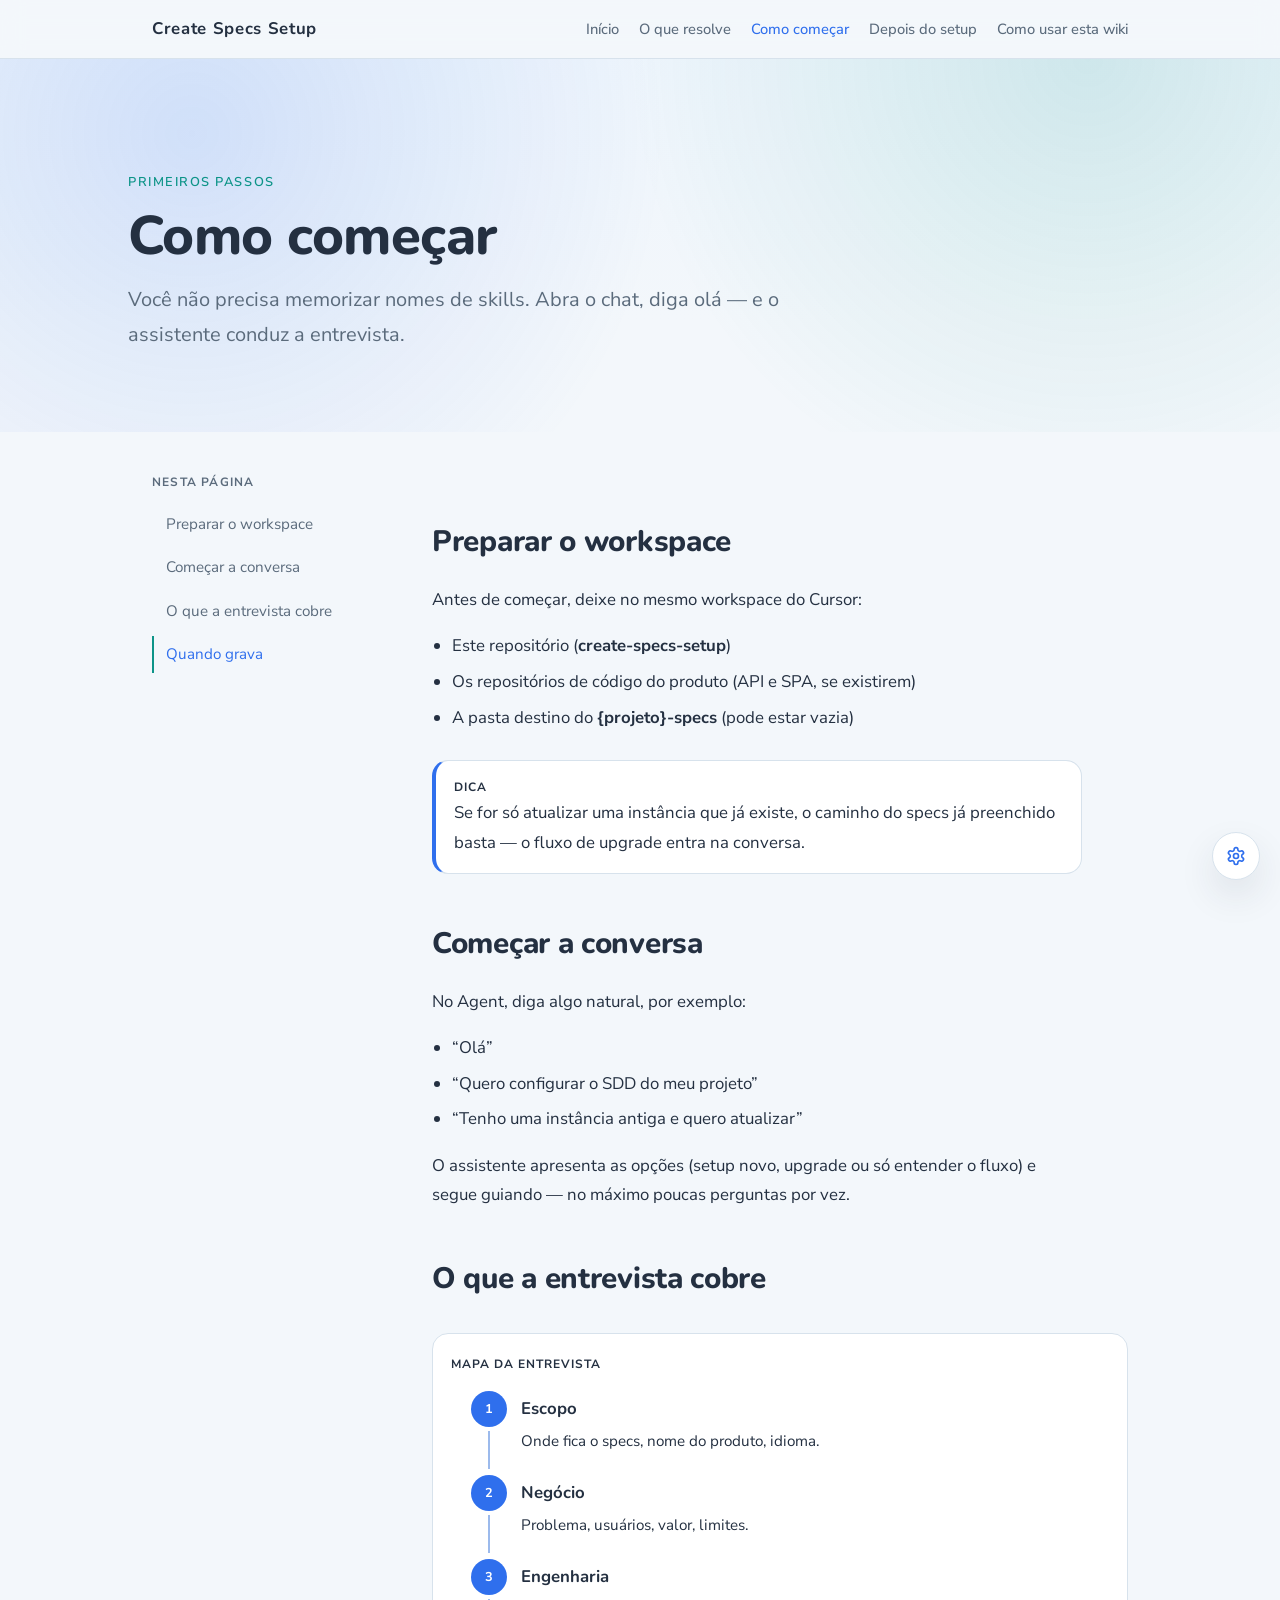
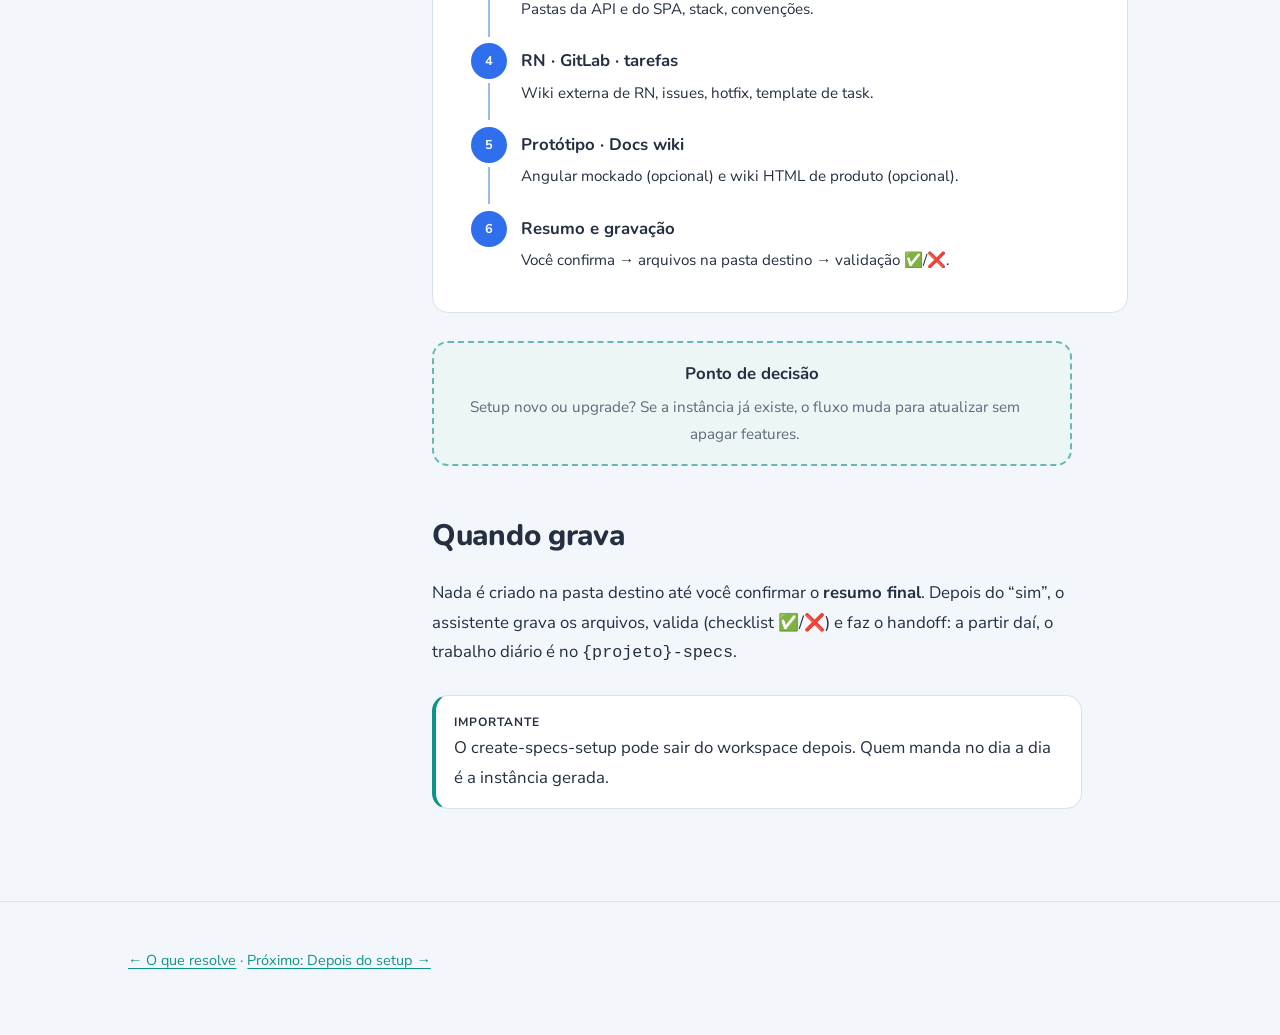
<file: docs_wiki/pages/como-comecar.html>
<!DOCTYPE html>
<html lang="pt-BR" data-motion="sutil" data-theme="suave" data-writing="narrativo">
<head>
  <meta charset="utf-8">
  <meta name="viewport" content="width=device-width, initial-scale=1">
  <title>Como começar — Create Specs Setup</title>
  <meta name="description" content="Como iniciar o setup do Create Specs Setup.">
  <link rel="stylesheet" href="../assets/css/themes/suave.css">
  <link rel="stylesheet" href="../assets/css/tokens.css">
  <link rel="stylesheet" href="../assets/css/base.css">
  <link rel="stylesheet" href="../assets/css/diagrams.css">
  <link rel="stylesheet" href="../assets/css/motion.css">
</head>
<body>
  <div class="reading-progress" aria-hidden="true"></div>

  <header class="site-header">
    <div class="site-header__inner">
      <a class="brand" href="../index.html">Create Specs Setup</a>
      <ul class="nav">
        <li><a href="../index.html">Início</a></li>
        <li><a href="o-que-resolve.html">O que resolve</a></li>
        <li><a href="como-comecar.html" aria-current="page">Como começar</a></li>
        <li><a href="depois-do-setup.html">Depois do setup</a></li>
        <li><a href="como-usar.html">Como usar esta wiki</a></li>
      </ul>
    </div>
  </header>

  <section class="hero">
    <div class="hero__inner">
      <p class="hero__eyebrow">Primeiros passos</p>
      <h1 class="hero__title">Como começar</h1>
      <p class="hero__lead">
        Você não precisa memorizar nomes de skills. Abra o chat, diga olá —
        e o assistente conduz a entrevista.
      </p>
    </div>
  </section>

  <div class="layout layout--with-sidebar">
    <aside class="sidebar" data-reveal>
      <p class="sidebar__title">Nesta página</p>
      <nav>
        <ul>
          <li><a href="#preparar">Preparar o workspace</a></li>
          <li><a href="#conversar">Começar a conversa</a></li>
          <li><a href="#entrevista">O que a entrevista cobre</a></li>
          <li><a href="#gravar">Quando grava</a></li>
        </ul>
      </nav>
    </aside>

    <main class="content">
      <section data-reveal>
        <h2 id="preparar">Preparar o workspace</h2>
        <p>Antes de começar, deixe no mesmo workspace do Cursor:</p>
        <ul>
          <li>Este repositório (<strong>create-specs-setup</strong>)</li>
          <li>Os repositórios de código do produto (API e SPA, se existirem)</li>
          <li>A pasta destino do <strong>{projeto}-specs</strong> (pode estar vazia)</li>
        </ul>
        <div class="callout callout--tip">
          <p class="callout__label">Dica</p>
          <p>Se for só atualizar uma instância que já existe, o caminho do specs já preenchido basta — o fluxo de upgrade entra na conversa.</p>
        </div>
      </section>

      <section data-reveal>
        <h2 id="conversar">Começar a conversa</h2>
        <p>No Agent, diga algo natural, por exemplo:</p>
        <ul>
          <li>“Olá”</li>
          <li>“Quero configurar o SDD do meu projeto”</li>
          <li>“Tenho uma instância antiga e quero atualizar”</li>
        </ul>
        <p>
          O assistente apresenta as opções (setup novo, upgrade ou só entender o fluxo)
          e segue guiando — no máximo poucas perguntas por vez.
        </p>
      </section>

      <section data-reveal>
        <h2 id="entrevista">O que a entrevista cobre</h2>
        <div class="diagram">
          <p class="diagram__title">Mapa da entrevista</p>
          <ol class="flow" data-reveal>
            <li class="flow__step">
              <div class="flow__rail">
                <span class="flow__dot">1</span>
                <span class="flow__line" aria-hidden="true"></span>
              </div>
              <div class="flow__body">
                <p class="flow__label">Escopo</p>
                <p class="flow__text">Onde fica o specs, nome do produto, idioma.</p>
              </div>
            </li>
            <li class="flow__step">
              <div class="flow__rail">
                <span class="flow__dot">2</span>
                <span class="flow__line" aria-hidden="true"></span>
              </div>
              <div class="flow__body">
                <p class="flow__label">Negócio</p>
                <p class="flow__text">Problema, usuários, valor, limites.</p>
              </div>
            </li>
            <li class="flow__step">
              <div class="flow__rail">
                <span class="flow__dot">3</span>
                <span class="flow__line" aria-hidden="true"></span>
              </div>
              <div class="flow__body">
                <p class="flow__label">Engenharia</p>
                <p class="flow__text">Pastas da API e do SPA, stack, convenções.</p>
              </div>
            </li>
            <li class="flow__step">
              <div class="flow__rail">
                <span class="flow__dot">4</span>
                <span class="flow__line" aria-hidden="true"></span>
              </div>
              <div class="flow__body">
                <p class="flow__label">RN · GitLab · tarefas</p>
                <p class="flow__text">Wiki externa de RN, issues, hotfix, template de task.</p>
              </div>
            </li>
            <li class="flow__step">
              <div class="flow__rail">
                <span class="flow__dot">5</span>
                <span class="flow__line" aria-hidden="true"></span>
              </div>
              <div class="flow__body">
                <p class="flow__label">Protótipo · Docs wiki</p>
                <p class="flow__text">Angular mockado (opcional) e wiki HTML de produto (opcional).</p>
              </div>
            </li>
            <li class="flow__step">
              <div class="flow__rail">
                <span class="flow__dot">6</span>
                <span class="flow__line" aria-hidden="true"></span>
              </div>
              <div class="flow__body">
                <p class="flow__label">Resumo e gravação</p>
                <p class="flow__text">Você confirma → arquivos na pasta destino → validação ✅/❌.</p>
              </div>
            </li>
          </ol>
        </div>
        <div class="decision" data-reveal>
          <strong>Ponto de decisão</strong>
          <p>Setup novo ou upgrade? Se a instância já existe, o fluxo muda para atualizar sem apagar features.</p>
        </div>
      </section>

      <section data-reveal>
        <h2 id="gravar">Quando grava</h2>
        <p>
          Nada é criado na pasta destino até você confirmar o <strong>resumo final</strong>.
          Depois do “sim”, o assistente grava os arquivos, valida (checklist ✅/❌)
          e faz o handoff: a partir daí, o trabalho diário é no <code>{projeto}-specs</code>.
        </p>
        <div class="callout">
          <p class="callout__label">Importante</p>
          <p>O create-specs-setup pode sair do workspace depois. Quem manda no dia a dia é a instância gerada.</p>
        </div>
      </section>
    </main>
  </div>

  <footer class="site-footer">
    <div class="site-footer__inner">
      <p><a href="o-que-resolve.html">← O que resolve</a> · <a href="depois-do-setup.html">Próximo: Depois do setup →</a></p>
    </div>
  </footer>

  <script src="../assets/js/motion.js"></script>
  <script src="../assets/js/nav.js"></script>
  <script src="../assets/js/config-panel.js"></script>
</body>
</html>
</file>
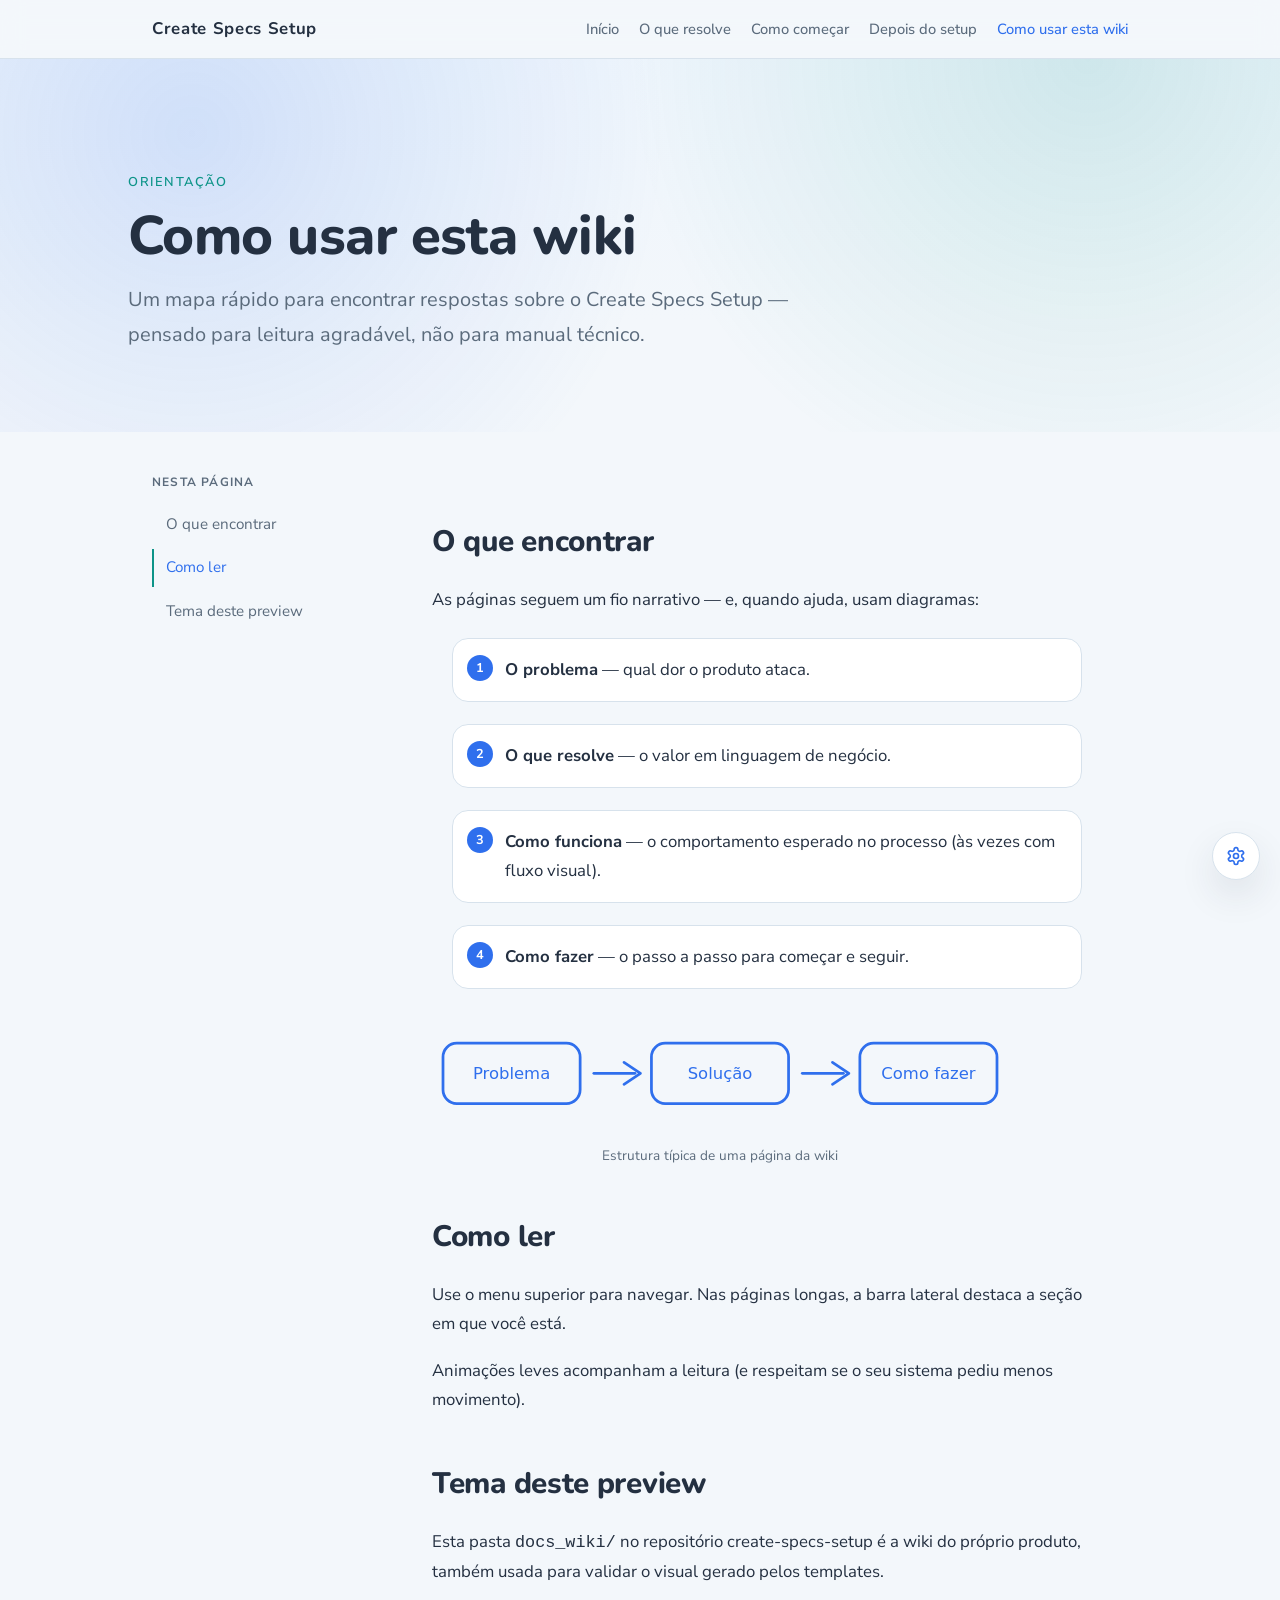
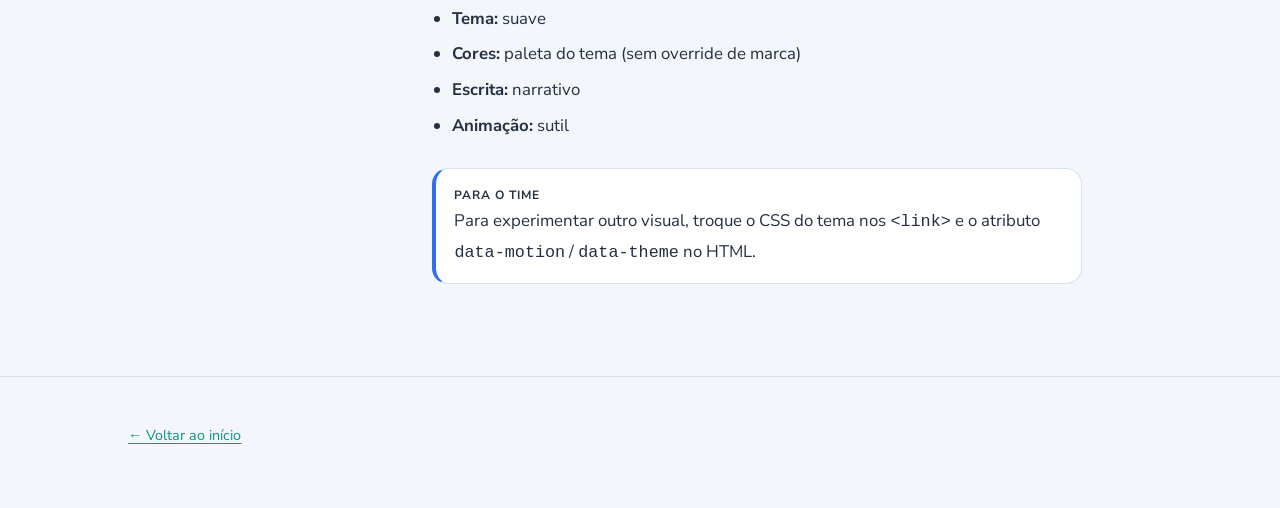
<file: docs_wiki/pages/como-usar.html>
<!DOCTYPE html>
<html lang="pt-BR" data-motion="sutil" data-theme="suave" data-writing="narrativo">
<head>
  <meta charset="utf-8">
  <meta name="viewport" content="width=device-width, initial-scale=1">
  <title>Como usar esta wiki — Create Specs Setup</title>
  <meta name="description" content="Como navegar na wiki do Create Specs Setup.">
  <link rel="stylesheet" href="../assets/css/themes/suave.css">
  <link rel="stylesheet" href="../assets/css/tokens.css">
  <link rel="stylesheet" href="../assets/css/base.css">
  <link rel="stylesheet" href="../assets/css/diagrams.css">
  <link rel="stylesheet" href="../assets/css/motion.css">
</head>
<body>
  <div class="reading-progress" aria-hidden="true"></div>

  <header class="site-header">
    <div class="site-header__inner">
      <a class="brand" href="../index.html">Create Specs Setup</a>
      <ul class="nav">
        <li><a href="../index.html">Início</a></li>
        <li><a href="o-que-resolve.html">O que resolve</a></li>
        <li><a href="como-comecar.html">Como começar</a></li>
        <li><a href="depois-do-setup.html">Depois do setup</a></li>
        <li><a href="como-usar.html" aria-current="page">Como usar esta wiki</a></li>
      </ul>
    </div>
  </header>

  <section class="hero">
    <div class="hero__inner">
      <p class="hero__eyebrow">Orientação</p>
      <h1 class="hero__title">Como usar esta wiki</h1>
      <p class="hero__lead">
        Um mapa rápido para encontrar respostas sobre o Create Specs Setup —
        pensado para leitura agradável, não para manual técnico.
      </p>
    </div>
  </section>

  <div class="layout layout--with-sidebar">
    <aside class="sidebar" data-reveal>
      <p class="sidebar__title">Nesta página</p>
      <nav>
        <ul>
          <li><a href="#o-que-encontrar">O que encontrar</a></li>
          <li><a href="#como-ler">Como ler</a></li>
          <li><a href="#tema">Tema deste preview</a></li>
        </ul>
      </nav>
    </aside>

    <main class="content">
      <section data-reveal>
        <h2 id="o-que-encontrar">O que encontrar</h2>
        <p>As páginas seguem um fio narrativo — e, quando ajuda, usam diagramas:</p>
        <ol class="steps" data-reveal>
          <li><strong>O problema</strong> — qual dor o produto ataca.</li>
          <li><strong>O que resolve</strong> — o valor em linguagem de negócio.</li>
          <li><strong>Como funciona</strong> — o comportamento esperado no processo (às vezes com fluxo visual).</li>
          <li><strong>Como fazer</strong> — o passo a passo para começar e seguir.</li>
        </ol>
        <figure class="diagram-figure" data-reveal aria-label="Fluxo didático simplificado">
          <svg xmlns="http://www.w3.org/2000/svg" viewBox="0 0 420 88" fill="none" role="img">
            <title>Problema → Solução → Como fazer</title>
            <rect x="8" y="22" width="100" height="44" rx="10" stroke="currentColor" stroke-width="2"/>
            <text x="58" y="48" text-anchor="middle" fill="currentColor" font-size="12" font-family="system-ui,sans-serif">Problema</text>
            <path d="M118 44 H148" stroke="currentColor" stroke-width="2" stroke-linecap="round"/>
            <path d="M140 36 L152 44 L140 52" stroke="currentColor" stroke-width="2" stroke-linecap="round" stroke-linejoin="round" fill="none"/>
            <rect x="160" y="22" width="100" height="44" rx="10" stroke="currentColor" stroke-width="2"/>
            <text x="210" y="48" text-anchor="middle" fill="currentColor" font-size="12" font-family="system-ui,sans-serif">Solução</text>
            <path d="M270 44 H300" stroke="currentColor" stroke-width="2" stroke-linecap="round"/>
            <path d="M292 36 L304 44 L292 52" stroke="currentColor" stroke-width="2" stroke-linecap="round" stroke-linejoin="round" fill="none"/>
            <rect x="312" y="22" width="100" height="44" rx="10" stroke="currentColor" stroke-width="2"/>
            <text x="362" y="48" text-anchor="middle" fill="currentColor" font-size="12" font-family="system-ui,sans-serif">Como fazer</text>
          </svg>
          <figcaption>Estrutura típica de uma página da wiki</figcaption>
        </figure>
      </section>

      <section data-reveal>
        <h2 id="como-ler">Como ler</h2>
        <p>
          Use o menu superior para navegar. Nas páginas longas, a barra lateral
          destaca a seção em que você está.
        </p>
        <p>
          Animações leves acompanham a leitura (e respeitam se o seu sistema pediu menos movimento).
        </p>
      </section>

      <section data-reveal>
        <h2 id="tema">Tema deste preview</h2>
        <p>
          Esta pasta <code>docs_wiki/</code> no repositório create-specs-setup é a wiki do próprio produto,
          também usada para validar o visual gerado pelos templates.
        </p>
        <ul>
          <li><strong>Tema:</strong> suave</li>
          <li><strong>Cores:</strong> paleta do tema (sem override de marca)</li>
          <li><strong>Escrita:</strong> narrativo</li>
          <li><strong>Animação:</strong> sutil</li>
        </ul>
        <div class="callout callout--tip">
          <p class="callout__label">Para o time</p>
          <p>Para experimentar outro visual, troque o CSS do tema nos <code>&lt;link&gt;</code> e o atributo <code>data-motion</code> / <code>data-theme</code> no HTML.</p>
        </div>
      </section>
    </main>
  </div>

  <footer class="site-footer">
    <div class="site-footer__inner">
      <p><a href="../index.html">← Voltar ao início</a></p>
    </div>
  </footer>

  <script src="../assets/js/motion.js"></script>
  <script src="../assets/js/nav.js"></script>
  <script src="../assets/js/config-panel.js"></script>
</body>
</html>
</file>
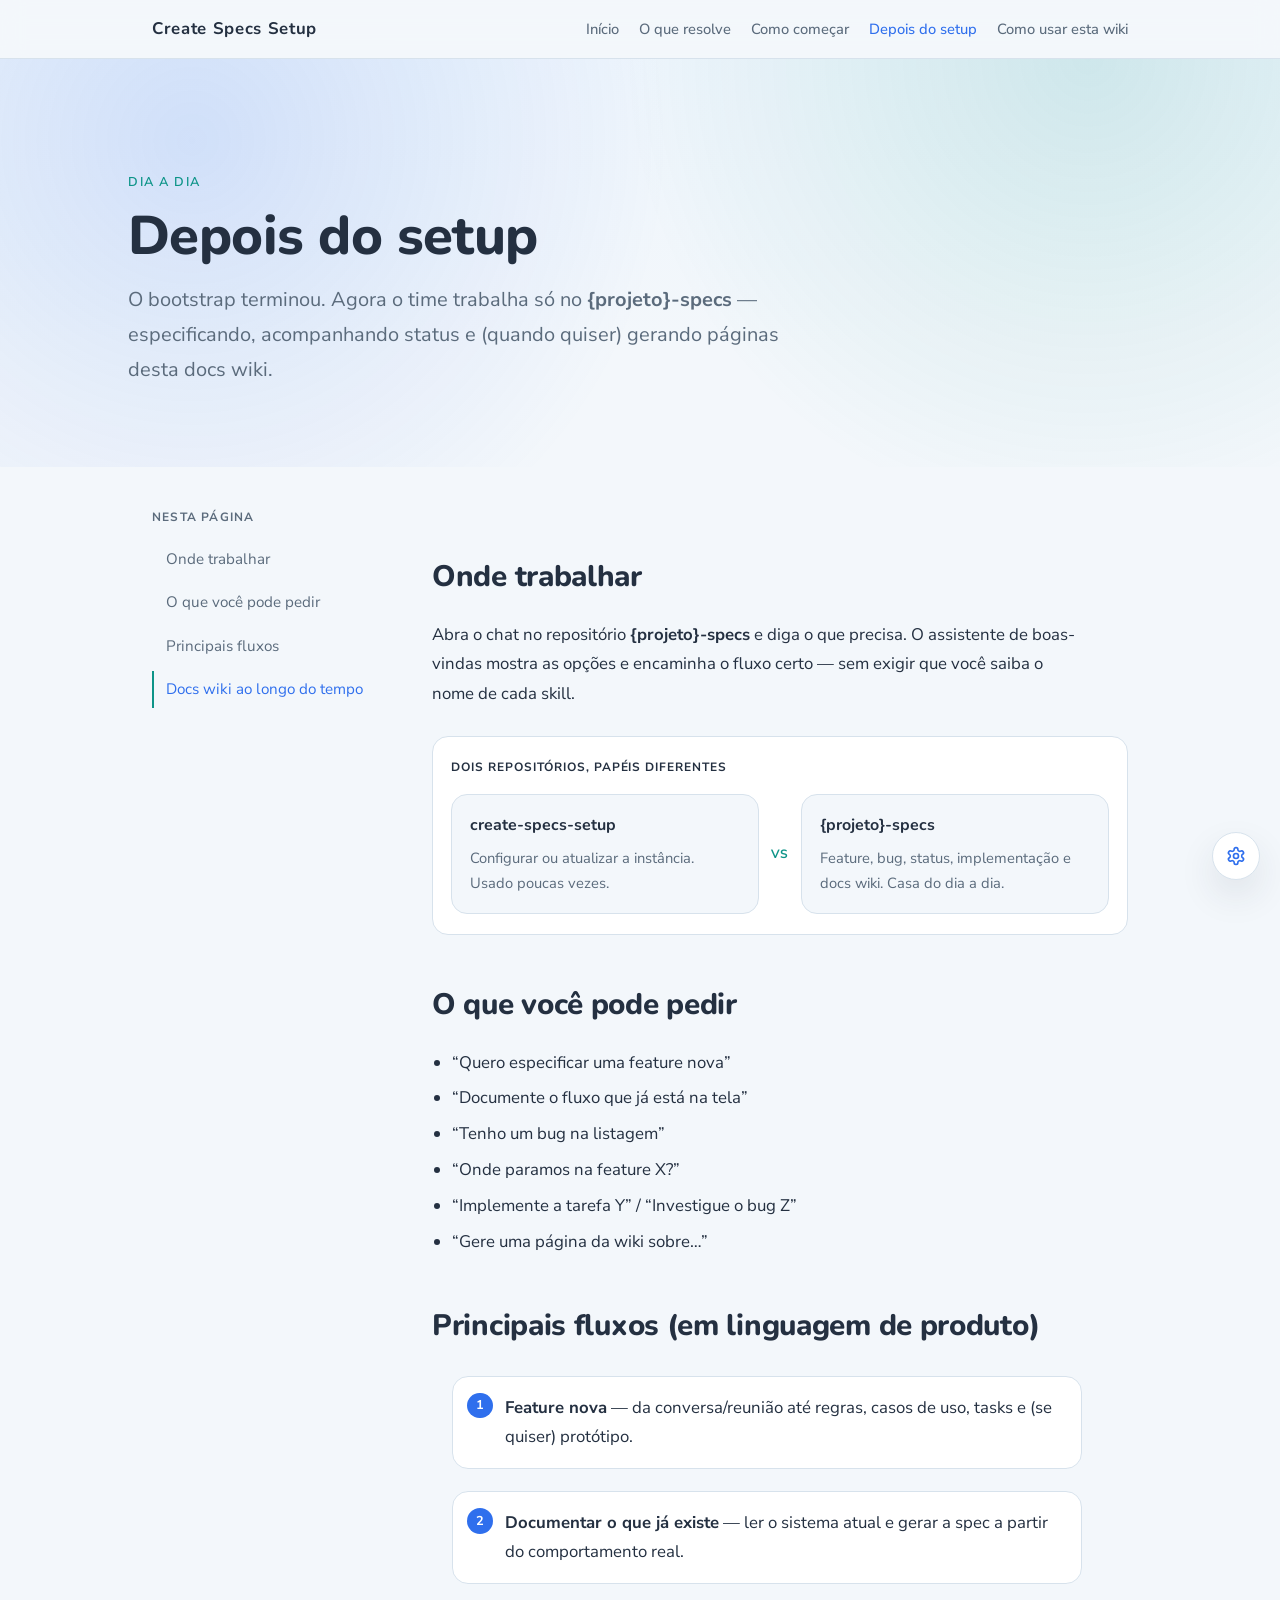
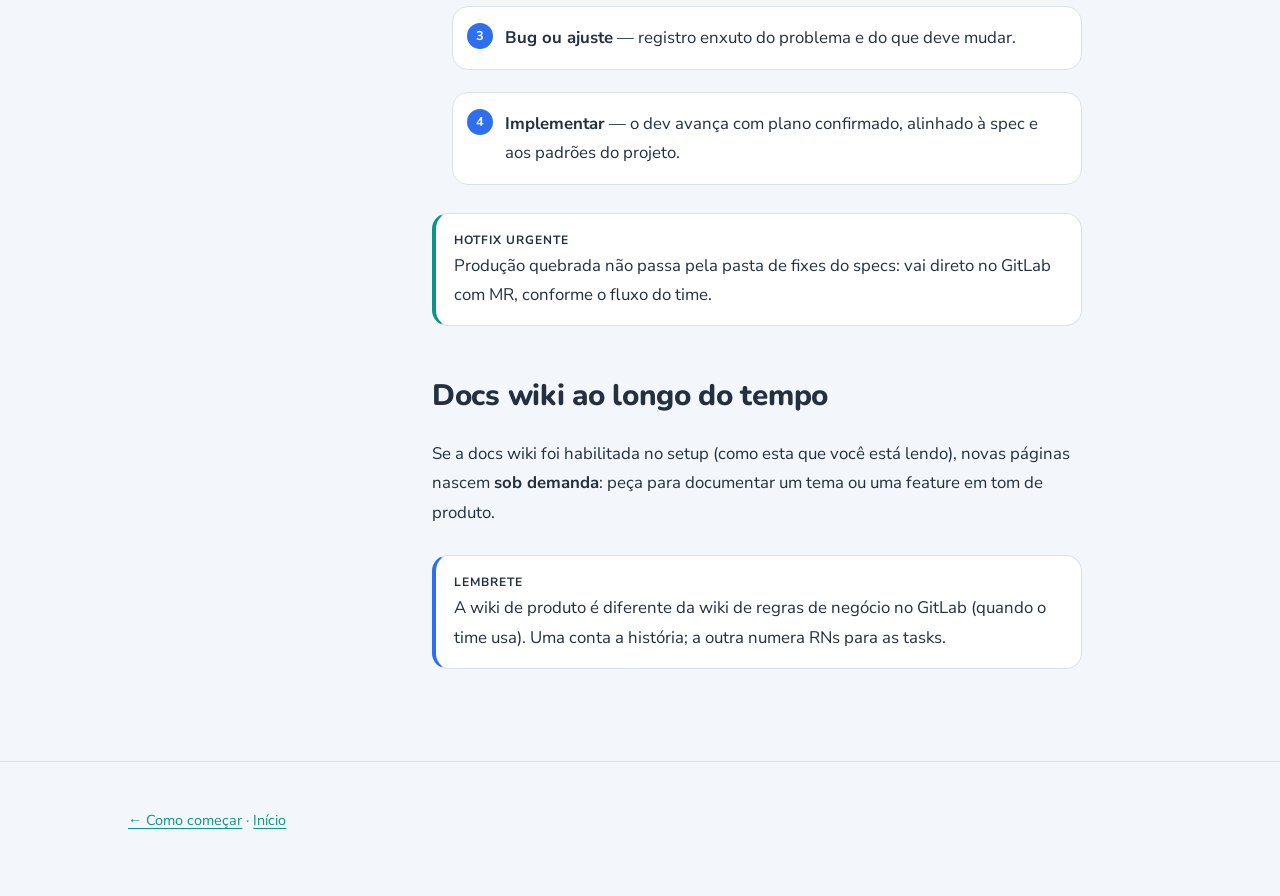
<file: docs_wiki/pages/depois-do-setup.html>
<!DOCTYPE html>
<html lang="pt-BR" data-motion="sutil" data-theme="suave" data-writing="narrativo">
<head>
  <meta charset="utf-8">
  <meta name="viewport" content="width=device-width, initial-scale=1">
  <title>Depois do setup — Create Specs Setup</title>
  <meta name="description" content="Como viver no repositório de specs após o Create Specs Setup.">
  <link rel="stylesheet" href="../assets/css/themes/suave.css">
  <link rel="stylesheet" href="../assets/css/tokens.css">
  <link rel="stylesheet" href="../assets/css/base.css">
  <link rel="stylesheet" href="../assets/css/diagrams.css">
  <link rel="stylesheet" href="../assets/css/motion.css">
</head>
<body>
  <div class="reading-progress" aria-hidden="true"></div>

  <header class="site-header">
    <div class="site-header__inner">
      <a class="brand" href="../index.html">Create Specs Setup</a>
      <ul class="nav">
        <li><a href="../index.html">Início</a></li>
        <li><a href="o-que-resolve.html">O que resolve</a></li>
        <li><a href="como-comecar.html">Como começar</a></li>
        <li><a href="depois-do-setup.html" aria-current="page">Depois do setup</a></li>
        <li><a href="como-usar.html">Como usar esta wiki</a></li>
      </ul>
    </div>
  </header>

  <section class="hero">
    <div class="hero__inner">
      <p class="hero__eyebrow">Dia a dia</p>
      <h1 class="hero__title">Depois do setup</h1>
      <p class="hero__lead">
        O bootstrap terminou. Agora o time trabalha só no <strong>{projeto}-specs</strong> —
        especificando, acompanhando status e (quando quiser) gerando páginas desta docs wiki.
      </p>
    </div>
  </section>

  <div class="layout layout--with-sidebar">
    <aside class="sidebar" data-reveal>
      <p class="sidebar__title">Nesta página</p>
      <nav>
        <ul>
          <li><a href="#onde">Onde trabalhar</a></li>
          <li><a href="#pedir">O que você pode pedir</a></li>
          <li><a href="#fluxos">Principais fluxos</a></li>
          <li><a href="#wiki">Docs wiki ao longo do tempo</a></li>
        </ul>
      </nav>
    </aside>

    <main class="content">
      <section data-reveal>
        <h2 id="onde">Onde trabalhar</h2>
        <p>
          Abra o chat no repositório <strong>{projeto}-specs</strong> e diga o que precisa.
          O assistente de boas-vindas mostra as opções e encaminha o fluxo certo —
          sem exigir que você saiba o nome de cada skill.
        </p>
        <div class="diagram">
          <p class="diagram__title">Dois repositórios, papéis diferentes</p>
          <div class="split">
            <div class="split__card">
              <h4>create-specs-setup</h4>
              <p>Configurar ou atualizar a instância. Usado poucas vezes.</p>
            </div>
            <div class="split__vs">vs</div>
            <div class="split__card">
              <h4>{projeto}-specs</h4>
              <p>Feature, bug, status, implementação e docs wiki. Casa do dia a dia.</p>
            </div>
          </div>
        </div>
      </section>

      <section data-reveal>
        <h2 id="pedir">O que você pode pedir</h2>
        <ul>
          <li>“Quero especificar uma feature nova”</li>
          <li>“Documente o fluxo que já está na tela”</li>
          <li>“Tenho um bug na listagem”</li>
          <li>“Onde paramos na feature X?”</li>
          <li>“Implemente a tarefa Y” / “Investigue o bug Z”</li>
          <li>“Gere uma página da wiki sobre…”</li>
        </ul>
      </section>

      <section data-reveal>
        <h2 id="fluxos">Principais fluxos (em linguagem de produto)</h2>
        <ol class="steps" data-reveal>
          <li><strong>Feature nova</strong> — da conversa/reunião até regras, casos de uso, tasks e (se quiser) protótipo.</li>
          <li><strong>Documentar o que já existe</strong> — ler o sistema atual e gerar a spec a partir do comportamento real.</li>
          <li><strong>Bug ou ajuste</strong> — registro enxuto do problema e do que deve mudar.</li>
          <li><strong>Implementar</strong> — o dev avança com plano confirmado, alinhado à spec e aos padrões do projeto.</li>
        </ol>
        <div class="callout">
          <p class="callout__label">Hotfix urgente</p>
          <p>Produção quebrada não passa pela pasta de fixes do specs: vai direto no GitLab com MR, conforme o fluxo do time.</p>
        </div>
      </section>

      <section data-reveal>
        <h2 id="wiki">Docs wiki ao longo do tempo</h2>
        <p>
          Se a docs wiki foi habilitada no setup (como esta que você está lendo),
          novas páginas nascem <strong>sob demanda</strong>: peça para documentar um tema ou uma feature
          em tom de produto.
        </p>
        <div class="callout callout--tip">
          <p class="callout__label">Lembrete</p>
          <p>A wiki de produto é diferente da wiki de regras de negócio no GitLab (quando o time usa). Uma conta a história; a outra numera RNs para as tasks.</p>
        </div>
      </section>
    </main>
  </div>

  <footer class="site-footer">
    <div class="site-footer__inner">
      <p><a href="como-comecar.html">← Como começar</a> · <a href="../index.html">Início</a></p>
    </div>
  </footer>

  <script src="../assets/js/motion.js"></script>
  <script src="../assets/js/nav.js"></script>
  <script src="../assets/js/config-panel.js"></script>
</body>
</html>
</file>
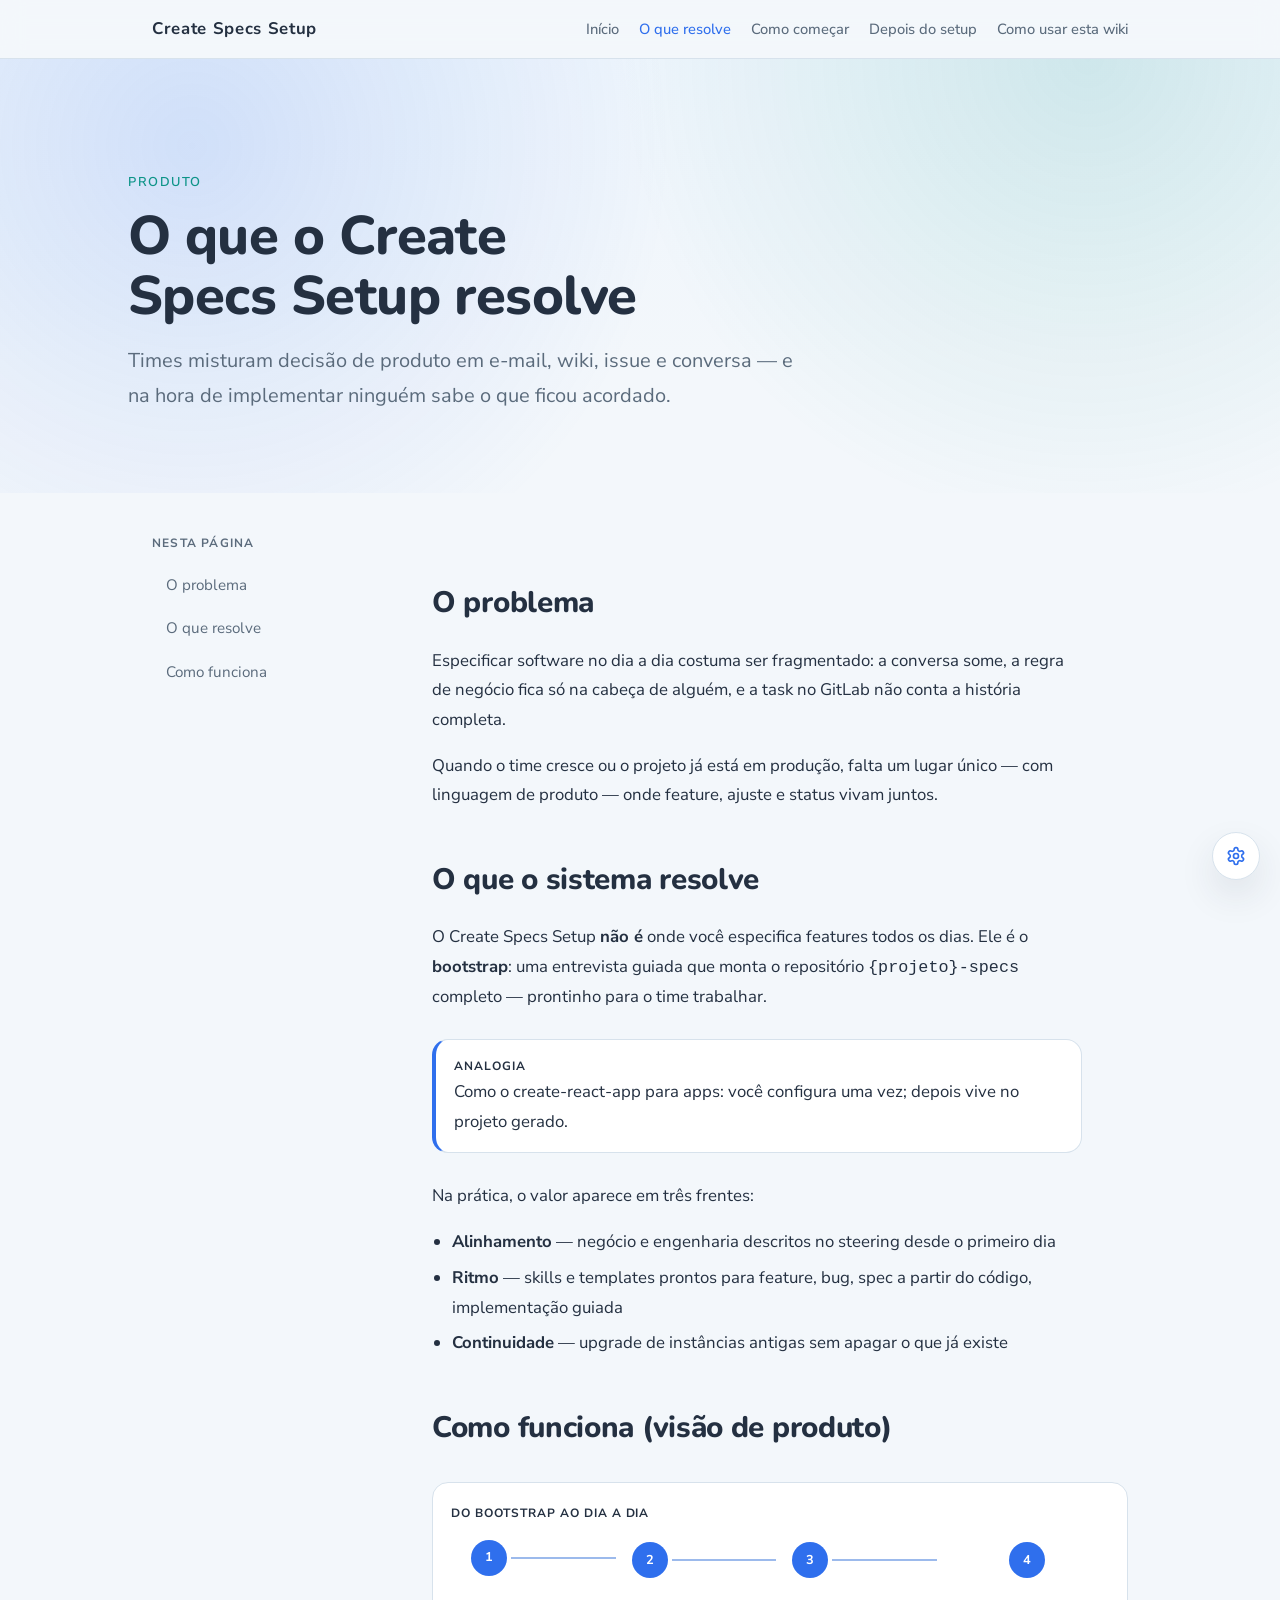
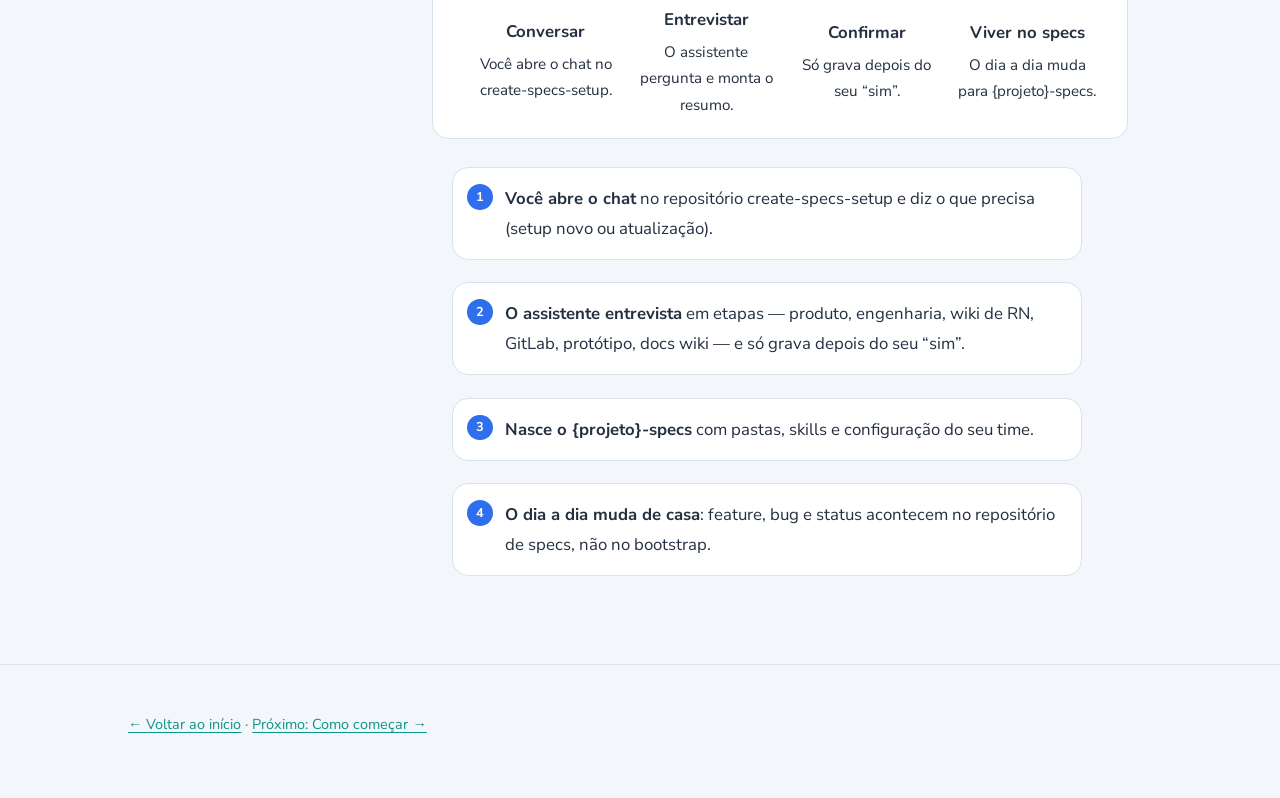
<file: docs_wiki/pages/o-que-resolve.html>
<!DOCTYPE html>
<html lang="pt-BR" data-motion="sutil" data-theme="suave" data-writing="narrativo">
<head>
  <meta charset="utf-8">
  <meta name="viewport" content="width=device-width, initial-scale=1">
  <title>O que resolve — Create Specs Setup</title>
  <meta name="description" content="O problema e o valor do Create Specs Setup.">
  <link rel="stylesheet" href="../assets/css/themes/suave.css">
  <link rel="stylesheet" href="../assets/css/tokens.css">
  <link rel="stylesheet" href="../assets/css/base.css">
  <link rel="stylesheet" href="../assets/css/diagrams.css">
  <link rel="stylesheet" href="../assets/css/motion.css">
</head>
<body>
  <div class="reading-progress" aria-hidden="true"></div>

  <header class="site-header">
    <div class="site-header__inner">
      <a class="brand" href="../index.html">Create Specs Setup</a>
      <ul class="nav">
        <li><a href="../index.html">Início</a></li>
        <li><a href="o-que-resolve.html" aria-current="page">O que resolve</a></li>
        <li><a href="como-comecar.html">Como começar</a></li>
        <li><a href="depois-do-setup.html">Depois do setup</a></li>
        <li><a href="como-usar.html">Como usar esta wiki</a></li>
      </ul>
    </div>
  </header>

  <section class="hero">
    <div class="hero__inner">
      <p class="hero__eyebrow">Produto</p>
      <h1 class="hero__title">O que o Create Specs Setup resolve</h1>
      <p class="hero__lead">
        Times misturam decisão de produto em e-mail, wiki, issue e conversa —
        e na hora de implementar ninguém sabe o que ficou acordado.
      </p>
    </div>
  </section>

  <div class="layout layout--with-sidebar">
    <aside class="sidebar" data-reveal>
      <p class="sidebar__title">Nesta página</p>
      <nav>
        <ul>
          <li><a href="#problema">O problema</a></li>
          <li><a href="#resolve">O que resolve</a></li>
          <li><a href="#funciona">Como funciona</a></li>
        </ul>
      </nav>
    </aside>

    <main class="content">
      <section data-reveal>
        <h2 id="problema">O problema</h2>
        <p>
          Especificar software no dia a dia costuma ser fragmentado: a conversa some,
          a regra de negócio fica só na cabeça de alguém, e a task no GitLab não conta a história completa.
        </p>
        <p>
          Quando o time cresce ou o projeto já está em produção, falta um lugar único —
          com linguagem de produto — onde feature, ajuste e status vivam juntos.
        </p>
      </section>

      <section data-reveal>
        <h2 id="resolve">O que o sistema resolve</h2>
        <p>
          O Create Specs Setup <strong>não é</strong> onde você especifica features todos os dias.
          Ele é o <strong>bootstrap</strong>: uma entrevista guiada que monta o repositório
          <code>{projeto}-specs</code> completo — prontinho para o time trabalhar.
        </p>
        <div class="callout callout--tip">
          <p class="callout__label">Analogia</p>
          <p>Como o create-react-app para apps: você configura uma vez; depois vive no projeto gerado.</p>
        </div>
        <p>Na prática, o valor aparece em três frentes:</p>
        <ul>
          <li><strong>Alinhamento</strong> — negócio e engenharia descritos no steering desde o primeiro dia</li>
          <li><strong>Ritmo</strong> — skills e templates prontos para feature, bug, spec a partir do código, implementação guiada</li>
          <li><strong>Continuidade</strong> — upgrade de instâncias antigas sem apagar o que já existe</li>
        </ul>
      </section>

      <section data-reveal>
        <h2 id="funciona">Como funciona (visão de produto)</h2>
        <div class="diagram">
          <p class="diagram__title">Do bootstrap ao dia a dia</p>
          <ol class="flow flow--row" data-reveal>
            <li class="flow__step">
              <div class="flow__rail">
                <span class="flow__dot">1</span>
                <span class="flow__line" aria-hidden="true"></span>
              </div>
              <div class="flow__body">
                <p class="flow__label">Conversar</p>
                <p class="flow__text">Você abre o chat no create-specs-setup.</p>
              </div>
            </li>
            <li class="flow__step">
              <div class="flow__rail">
                <span class="flow__dot">2</span>
                <span class="flow__line" aria-hidden="true"></span>
              </div>
              <div class="flow__body">
                <p class="flow__label">Entrevistar</p>
                <p class="flow__text">O assistente pergunta e monta o resumo.</p>
              </div>
            </li>
            <li class="flow__step">
              <div class="flow__rail">
                <span class="flow__dot">3</span>
                <span class="flow__line" aria-hidden="true"></span>
              </div>
              <div class="flow__body">
                <p class="flow__label">Confirmar</p>
                <p class="flow__text">Só grava depois do seu “sim”.</p>
              </div>
            </li>
            <li class="flow__step">
              <div class="flow__rail">
                <span class="flow__dot">4</span>
                <span class="flow__line" aria-hidden="true"></span>
              </div>
              <div class="flow__body">
                <p class="flow__label">Viver no specs</p>
                <p class="flow__text">O dia a dia muda para {projeto}-specs.</p>
              </div>
            </li>
          </ol>
        </div>
        <ol class="steps" data-reveal>
          <li><strong>Você abre o chat</strong> no repositório create-specs-setup e diz o que precisa (setup novo ou atualização).</li>
          <li><strong>O assistente entrevista</strong> em etapas — produto, engenharia, wiki de RN, GitLab, protótipo, docs wiki — e só grava depois do seu “sim”.</li>
          <li><strong>Nasce o {projeto}-specs</strong> com pastas, skills e configuração do seu time.</li>
          <li><strong>O dia a dia muda de casa</strong>: feature, bug e status acontecem no repositório de specs, não no bootstrap.</li>
        </ol>
      </section>
    </main>
  </div>

  <footer class="site-footer">
    <div class="site-footer__inner">
      <p><a href="../index.html">← Voltar ao início</a> · <a href="como-comecar.html">Próximo: Como começar →</a></p>
    </div>
  </footer>

  <script src="../assets/js/motion.js"></script>
  <script src="../assets/js/nav.js"></script>
  <script src="../assets/js/config-panel.js"></script>
</body>
</html>
</file>
<file: docs_wiki/assets/css/themes/suave.css>
/* Tema: suave — leve, acolhedor, muito espaço em branco */
@import url("https://fonts.googleapis.com/css2?family=Nunito:wght@500;600;700;800&family=Nunito+Sans:wght@400;500;600;700&display=swap");

:root {
  --font-heading: "Nunito", "Segoe UI", sans-serif;
  --font-body: "Nunito Sans", "Segoe UI", sans-serif;
  --font-size-body: 1.05rem;
  --line-height: 1.75;
  --heading-weight: 800;
  --heading-tracking: -0.01em;
  --brand-tracking: 0.04em;
  --content-max: 64rem;
  --radius: 1rem;
  --card-padding: 1.35rem 1.4rem;

  --color-bg: #f3f7fb;
  --color-surface: #ffffff;
  --color-text: #243041;
  --color-muted: #5b6b7c;
  --color-border: #d7e2ec;
  --color-primary: #2f6fed;
  --color-accent: #0d9488;
  --color-on-accent: #ffffff;

  --hero-bg:
    radial-gradient(circle at 15% 20%, color-mix(in srgb, var(--color-primary) 16%, transparent), transparent 42%),
    radial-gradient(circle at 85% 0%, color-mix(in srgb, var(--color-accent) 14%, transparent), transparent 40%),
    linear-gradient(180deg, #eef5fc 0%, var(--color-bg) 70%);

  --shadow-card: 0 8px 24px color-mix(in srgb, #243041 6%, transparent);
  --shadow-card-hover: 0 16px 36px color-mix(in srgb, #243041 10%, transparent);
}
</file>
<file: docs_wiki/assets/css/tokens.css>
/* Tokens de cor — preenchido no setup se docs_wiki.usar_cores_marca: true.
   Se false, deixe vazio (o tema já define as cores). */

:root {
  /* Exemplo:
  --color-primary: #1f4b3a;
  --color-accent: #b45309;
  */
}
</file>
<file: docs_wiki/assets/css/base.css>
/* docs_wiki — base layout (tokens vêm do tema + tokens.css) */
*,
*::before,
*::after {
  box-sizing: border-box;
}

html {
  scroll-behavior: smooth;
}

body {
  margin: 0;
  font-family: var(--font-body);
  font-size: var(--font-size-body);
  line-height: var(--line-height);
  color: var(--color-text);
  background: var(--color-bg);
  -webkit-font-smoothing: antialiased;
}

img {
  max-width: 100%;
  height: auto;
  display: block;
}

a {
  color: var(--color-accent);
  text-decoration-thickness: 0.08em;
  text-underline-offset: 0.18em;
  transition: color 0.2s ease, opacity 0.2s ease;
}

a:hover {
  color: var(--color-primary);
}

:focus-visible {
  outline: 2px solid var(--color-accent);
  outline-offset: 3px;
}

.site-header {
  position: sticky;
  top: 0;
  z-index: 40;
  backdrop-filter: blur(12px);
  background: color-mix(in srgb, var(--color-bg) 88%, transparent);
  border-bottom: 1px solid var(--color-border);
}

.site-header__inner {
  max-width: var(--content-max);
  margin: 0 auto;
  padding: 0.9rem 1.5rem;
  display: flex;
  align-items: center;
  justify-content: space-between;
  gap: 1rem;
}

.brand {
  font-family: var(--font-heading);
  font-weight: 700;
  font-size: 1.05rem;
  letter-spacing: var(--brand-tracking);
  color: var(--color-text);
  text-decoration: none;
}

.brand:hover {
  color: var(--color-primary);
}

.nav {
  display: flex;
  flex-wrap: wrap;
  gap: 0.75rem 1.25rem;
  list-style: none;
  margin: 0;
  padding: 0;
}

.nav a {
  color: var(--color-muted);
  text-decoration: none;
  font-size: 0.92rem;
  font-weight: 500;
}

.nav a:hover,
.nav a[aria-current="page"] {
  color: var(--color-primary);
}

.reading-progress {
  position: fixed;
  top: 0;
  left: 0;
  height: 3px;
  width: 0;
  z-index: 50;
  background: linear-gradient(90deg, var(--color-primary), var(--color-accent));
  transform-origin: left;
  pointer-events: none;
}

.hero {
  position: relative;
  overflow: hidden;
  padding: clamp(3.5rem, 10vw, 7rem) 1.5rem clamp(3rem, 8vw, 5rem);
  background: var(--hero-bg);
}

.hero__inner {
  max-width: var(--content-max);
  margin: 0 auto;
}

.hero__eyebrow {
  margin: 0 0 0.75rem;
  font-size: 0.8rem;
  font-weight: 600;
  letter-spacing: 0.12em;
  text-transform: uppercase;
  color: var(--color-accent);
}

.hero__title {
  margin: 0 0 1rem;
  font-family: var(--font-heading);
  font-size: clamp(2.1rem, 5vw, 3.4rem);
  font-weight: var(--heading-weight);
  line-height: 1.12;
  letter-spacing: var(--heading-tracking);
  color: var(--color-text);
  max-width: 16ch;
}

.hero__lead {
  margin: 0;
  max-width: 42rem;
  font-size: clamp(1.05rem, 2vw, 1.25rem);
  color: var(--color-muted);
}

.layout {
  max-width: var(--content-max);
  margin: 0 auto;
  padding: 2.5rem 1.5rem 4rem;
  display: grid;
  gap: 2.5rem;
}

@media (min-width: 960px) {
  .layout--with-sidebar {
    grid-template-columns: 15rem minmax(0, 1fr);
    align-items: start;
  }
}

.sidebar {
  position: sticky;
  top: 4.5rem;
}

.sidebar__title {
  margin: 0 0 0.75rem;
  font-size: 0.75rem;
  font-weight: 700;
  letter-spacing: 0.1em;
  text-transform: uppercase;
  color: var(--color-muted);
}

.sidebar nav ul {
  list-style: none;
  margin: 0;
  padding: 0;
  display: grid;
  gap: 0.35rem;
}

.sidebar a {
  display: block;
  padding: 0.35rem 0;
  color: var(--color-muted);
  text-decoration: none;
  font-size: 0.95rem;
  border-left: 2px solid transparent;
  padding-left: 0.75rem;
}

.sidebar a:hover,
.sidebar a.is-active {
  color: var(--color-primary);
  border-left-color: var(--color-accent);
}

.content > * + * {
  margin-top: 1.25rem;
}

.content h2 {
  margin-top: 2.75rem;
  margin-bottom: 0.75rem;
  font-family: var(--font-heading);
  font-size: clamp(1.45rem, 2.5vw, 1.85rem);
  font-weight: var(--heading-weight);
  letter-spacing: var(--heading-tracking);
  color: var(--color-text);
  scroll-margin-top: 5rem;
}

.content h3 {
  margin-top: 1.75rem;
  margin-bottom: 0.5rem;
  font-family: var(--font-heading);
  font-size: 1.15rem;
  color: var(--color-text);
  scroll-margin-top: 5rem;
}

.content p,
.content li {
  color: var(--color-text);
}

.content p {
  max-width: 65ch;
}

.content ul,
.content ol {
  padding-left: 1.25rem;
  max-width: 65ch;
}

.content li + li {
  margin-top: 0.4rem;
}

.lead {
  font-size: 1.15rem;
  color: var(--color-muted);
  max-width: 55ch;
}

.card-grid {
  display: grid;
  gap: 1rem;
  margin-top: 1.5rem;
}

@media (min-width: 720px) {
  .card-grid {
    grid-template-columns: repeat(2, minmax(0, 1fr));
  }
}

.card {
  display: block;
  padding: var(--card-padding);
  border-radius: var(--radius);
  background: var(--color-surface);
  border: 1px solid var(--color-border);
  text-decoration: none;
  color: inherit;
  box-shadow: var(--shadow-card);
  transition: transform 0.25s ease, box-shadow 0.25s ease, border-color 0.25s ease;
}

.card:hover {
  transform: translateY(-3px);
  box-shadow: var(--shadow-card-hover);
  border-color: color-mix(in srgb, var(--color-accent) 45%, var(--color-border));
}

.card__title {
  margin: 0 0 0.4rem;
  font-family: var(--font-heading);
  font-size: 1.15rem;
  color: var(--color-text);
}

.card__text {
  margin: 0;
  color: var(--color-muted);
  font-size: 0.95rem;
}

.callout {
  margin: 1.75rem 0;
  padding: 1rem 1.15rem;
  border-radius: var(--radius);
  border: 1px solid var(--color-border);
  background: var(--color-surface);
  border-left: 4px solid var(--color-accent);
  max-width: 65ch;
}

.callout--tip {
  border-left-color: var(--color-primary);
}

.callout--warn {
  border-left-color: #c45c26;
}

.callout__label {
  margin: 0 0 0.35rem;
  font-size: 0.75rem;
  font-weight: 700;
  letter-spacing: 0.08em;
  text-transform: uppercase;
  color: var(--color-accent);
}

.callout p {
  margin: 0;
}

.steps {
  list-style: none;
  margin: 1.5rem 0;
  padding: 0;
  display: grid;
  gap: 1rem;
  max-width: 65ch;
  counter-reset: step;
}

.steps li {
  position: relative;
  padding: 1rem 1rem 1rem 3.25rem;
  border-radius: var(--radius);
  background: var(--color-surface);
  border: 1px solid var(--color-border);
  counter-increment: step;
}

.steps li::before {
  content: counter(step);
  position: absolute;
  left: 0.9rem;
  top: 1rem;
  width: 1.6rem;
  height: 1.6rem;
  border-radius: 999px;
  display: grid;
  place-items: center;
  font-size: 0.8rem;
  font-weight: 700;
  color: var(--color-on-accent);
  background: var(--color-primary);
}

.site-footer {
  border-top: 1px solid var(--color-border);
  padding: 2rem 1.5rem 3rem;
  color: var(--color-muted);
  font-size: 0.9rem;
}

.site-footer__inner {
  max-width: var(--content-max);
  margin: 0 auto;
}

@media (max-width: 719px) {
  .site-header__inner {
    flex-direction: column;
    align-items: flex-start;
  }

  .sidebar {
    position: static;
  }
}
</file>
<file: docs_wiki/assets/css/diagrams.css>
/* Diagramas didáticos — fluxo, passos horizontais, comparação */

.diagram {
  margin: 1.75rem 0;
  padding: 1.25rem 1.15rem;
  border-radius: var(--radius);
  border: 1px solid var(--color-border);
  background: var(--color-surface);
  max-width: 48rem;
}

.diagram__title {
  margin: 0 0 1rem;
  font-size: 0.75rem;
  font-weight: 700;
  letter-spacing: 0.08em;
  text-transform: uppercase;
  color: var(--color-muted);
}

.flow {
  list-style: none;
  margin: 0;
  padding: 0;
  display: flex;
  flex-direction: column;
  gap: 0;
}

.flow__step {
  position: relative;
  display: grid;
  grid-template-columns: 2.25rem minmax(0, 1fr);
  gap: 0.85rem;
  align-items: start;
}

.flow__step + .flow__step {
  margin-top: 0.15rem;
}

.flow__rail {
  display: flex;
  flex-direction: column;
  align-items: center;
  min-height: 100%;
}

.flow__dot {
  width: 2.25rem;
  height: 2.25rem;
  border-radius: 999px;
  display: grid;
  place-items: center;
  font-size: 0.8rem;
  font-weight: 700;
  color: var(--color-on-accent);
  background: var(--color-primary);
  flex-shrink: 0;
}

.flow__line {
  width: 2px;
  flex: 1;
  min-height: 1.25rem;
  margin: 0.25rem 0;
  background: color-mix(in srgb, var(--color-primary) 35%, var(--color-border));
}

.flow__step:last-child .flow__line {
  display: none;
}

.flow__body {
  padding-bottom: 1.15rem;
}

.flow__label {
  margin: 0.2rem 0 0.25rem;
  font-family: var(--font-heading);
  font-size: 1.05rem;
  font-weight: 700;
  color: var(--color-text);
}

.flow__text {
  margin: 0;
  font-size: 0.95rem;
  color: var(--color-muted);
}

/* Fluxo horizontal (desktop) */
.flow--row {
  display: grid;
  gap: 0.75rem;
}

@media (min-width: 800px) {
  .flow--row {
    grid-template-columns: repeat(4, minmax(0, 1fr));
    align-items: stretch;
  }

  .flow--row .flow__step {
    grid-template-columns: 1fr;
    text-align: center;
  }

  .flow--row .flow__rail {
    flex-direction: row;
    justify-content: center;
    min-height: auto;
    margin-bottom: 0.65rem;
  }

  .flow--row .flow__line {
    width: auto;
    height: 2px;
    flex: 1;
    min-height: 0;
    margin: 0 0.25rem;
  }

  .flow--row .flow__step:last-child .flow__line {
    display: none;
  }

  .flow--row .flow__body {
    padding-bottom: 0;
  }
}

/* Dois caminhos / bifurcação */
.split {
  display: grid;
  gap: 0.75rem;
}

@media (min-width: 720px) {
  .split {
    grid-template-columns: 1fr auto 1fr;
    align-items: stretch;
  }
}

.split__card {
  padding: 1rem 1.1rem;
  border-radius: var(--radius);
  border: 1px solid var(--color-border);
  background: var(--color-bg);
}

.split__card h4 {
  margin: 0 0 0.4rem;
  font-family: var(--font-heading);
  font-size: 1rem;
}

.split__card p {
  margin: 0;
  font-size: 0.92rem;
  color: var(--color-muted);
}

.split__vs {
  display: grid;
  place-items: center;
  font-size: 0.75rem;
  font-weight: 700;
  letter-spacing: 0.08em;
  text-transform: uppercase;
  color: var(--color-accent);
  padding: 0.5rem 0;
}

/* Caixa de decisão */
.decision {
  margin: 1.5rem 0;
  padding: 1rem 1.15rem;
  border-radius: var(--radius);
  border: 2px dashed color-mix(in srgb, var(--color-accent) 55%, var(--color-border));
  background: color-mix(in srgb, var(--color-accent) 8%, var(--color-surface));
  max-width: 40rem;
  text-align: center;
}

.decision strong {
  display: block;
  margin-bottom: 0.35rem;
  font-family: var(--font-heading);
  font-size: 1.05rem;
}

.decision p {
  margin: 0;
  color: var(--color-muted);
  font-size: 0.95rem;
}

/* Figura SVG genérica */
.diagram-figure {
  margin: 1.5rem 0;
  max-width: 36rem;
}

.diagram-figure svg {
  width: 100%;
  height: auto;
  display: block;
  color: var(--color-primary);
}

.diagram-figure figcaption {
  margin-top: 0.65rem;
  font-size: 0.85rem;
  color: var(--color-muted);
  text-align: center;
}

html[data-motion="sutil"] .flow__step,
html[data-motion="elaborado"] .flow__step {
  opacity: 0;
  transform: translateY(0.75rem);
}

html[data-motion="sutil"] .flow.is-visible .flow__step,
html[data-motion="elaborado"] .flow.is-visible .flow__step {
  animation: wiki-hero-in 0.5s ease forwards;
}

html[data-motion="sutil"] .flow.is-visible .flow__step:nth-child(1),
html[data-motion="elaborado"] .flow.is-visible .flow__step:nth-child(1) { animation-delay: 0.05s; }
html[data-motion="sutil"] .flow.is-visible .flow__step:nth-child(2),
html[data-motion="elaborado"] .flow.is-visible .flow__step:nth-child(2) { animation-delay: 0.12s; }
html[data-motion="sutil"] .flow.is-visible .flow__step:nth-child(3),
html[data-motion="elaborado"] .flow.is-visible .flow__step:nth-child(3) { animation-delay: 0.19s; }
html[data-motion="sutil"] .flow.is-visible .flow__step:nth-child(4),
html[data-motion="elaborado"] .flow.is-visible .flow__step:nth-child(4) { animation-delay: 0.26s; }
html[data-motion="sutil"] .flow.is-visible .flow__step:nth-child(5),
html[data-motion="elaborado"] .flow.is-visible .flow__step:nth-child(5) { animation-delay: 0.33s; }
html[data-motion="sutil"] .flow.is-visible .flow__step:nth-child(6),
html[data-motion="elaborado"] .flow.is-visible .flow__step:nth-child(6) { animation-delay: 0.4s; }
html[data-motion="sutil"] .flow.is-visible .flow__step:nth-child(7),
html[data-motion="elaborado"] .flow.is-visible .flow__step:nth-child(7) { animation-delay: 0.47s; }

@media (prefers-reduced-motion: reduce) {
  html[data-motion] .flow__step {
    opacity: 1 !important;
    transform: none !important;
    animation: none !important;
  }
}
</file>
<file: docs_wiki/assets/css/motion.css>
/* Animação — níveis via data-motion no <html>: nenhum | sutil | elaborado */

[data-reveal] {
  --reveal-distance: 1.1rem;
}

html[data-motion="sutil"] [data-reveal],
html[data-motion="elaborado"] [data-reveal] {
  opacity: 0;
  transform: translateY(var(--reveal-distance));
  transition:
    opacity 0.55s ease,
    transform 0.55s ease;
}

html[data-motion="sutil"] [data-reveal].is-visible,
html[data-motion="elaborado"] [data-reveal].is-visible {
  opacity: 1;
  transform: none;
}

html[data-motion="elaborado"] [data-reveal] {
  --reveal-distance: 1.6rem;
  transition-duration: 0.7s;
}

html[data-motion="elaborado"] .hero__eyebrow,
html[data-motion="elaborado"] .hero__title,
html[data-motion="elaborado"] .hero__lead {
  opacity: 0;
  transform: translateY(1rem);
  animation: wiki-hero-in 0.8s ease forwards;
}

html[data-motion="elaborado"] .hero__eyebrow {
  animation-delay: 0.05s;
}

html[data-motion="elaborado"] .hero__title {
  animation-delay: 0.18s;
}

html[data-motion="elaborado"] .hero__lead {
  animation-delay: 0.32s;
}

html[data-motion="elaborado"] .steps li {
  opacity: 0;
  transform: translateY(0.8rem);
}

html[data-motion="elaborado"] .steps.is-visible li {
  animation: wiki-hero-in 0.55s ease forwards;
}

html[data-motion="elaborado"] .steps.is-visible li:nth-child(1) { animation-delay: 0.05s; }
html[data-motion="elaborado"] .steps.is-visible li:nth-child(2) { animation-delay: 0.15s; }
html[data-motion="elaborado"] .steps.is-visible li:nth-child(3) { animation-delay: 0.25s; }
html[data-motion="elaborado"] .steps.is-visible li:nth-child(4) { animation-delay: 0.35s; }
html[data-motion="elaborado"] .steps.is-visible li:nth-child(5) { animation-delay: 0.45s; }
html[data-motion="elaborado"] .steps.is-visible li:nth-child(6) { animation-delay: 0.55s; }

html[data-motion="elaborado"] .reading-progress {
  display: block;
}

html:not([data-motion="elaborado"]) .reading-progress {
  display: none;
}

@keyframes wiki-hero-in {
  to {
    opacity: 1;
    transform: none;
  }
}

@media (prefers-reduced-motion: reduce) {
  html {
    scroll-behavior: auto;
  }

  html[data-motion] [data-reveal],
  html[data-motion="elaborado"] .hero__eyebrow,
  html[data-motion="elaborado"] .hero__title,
  html[data-motion="elaborado"] .hero__lead,
  html[data-motion="elaborado"] .steps li {
    opacity: 1 !important;
    transform: none !important;
    animation: none !important;
    transition: none !important;
  }

  .card {
    transition: none;
  }

  .reading-progress {
    display: none !important;
  }
}
</file>
